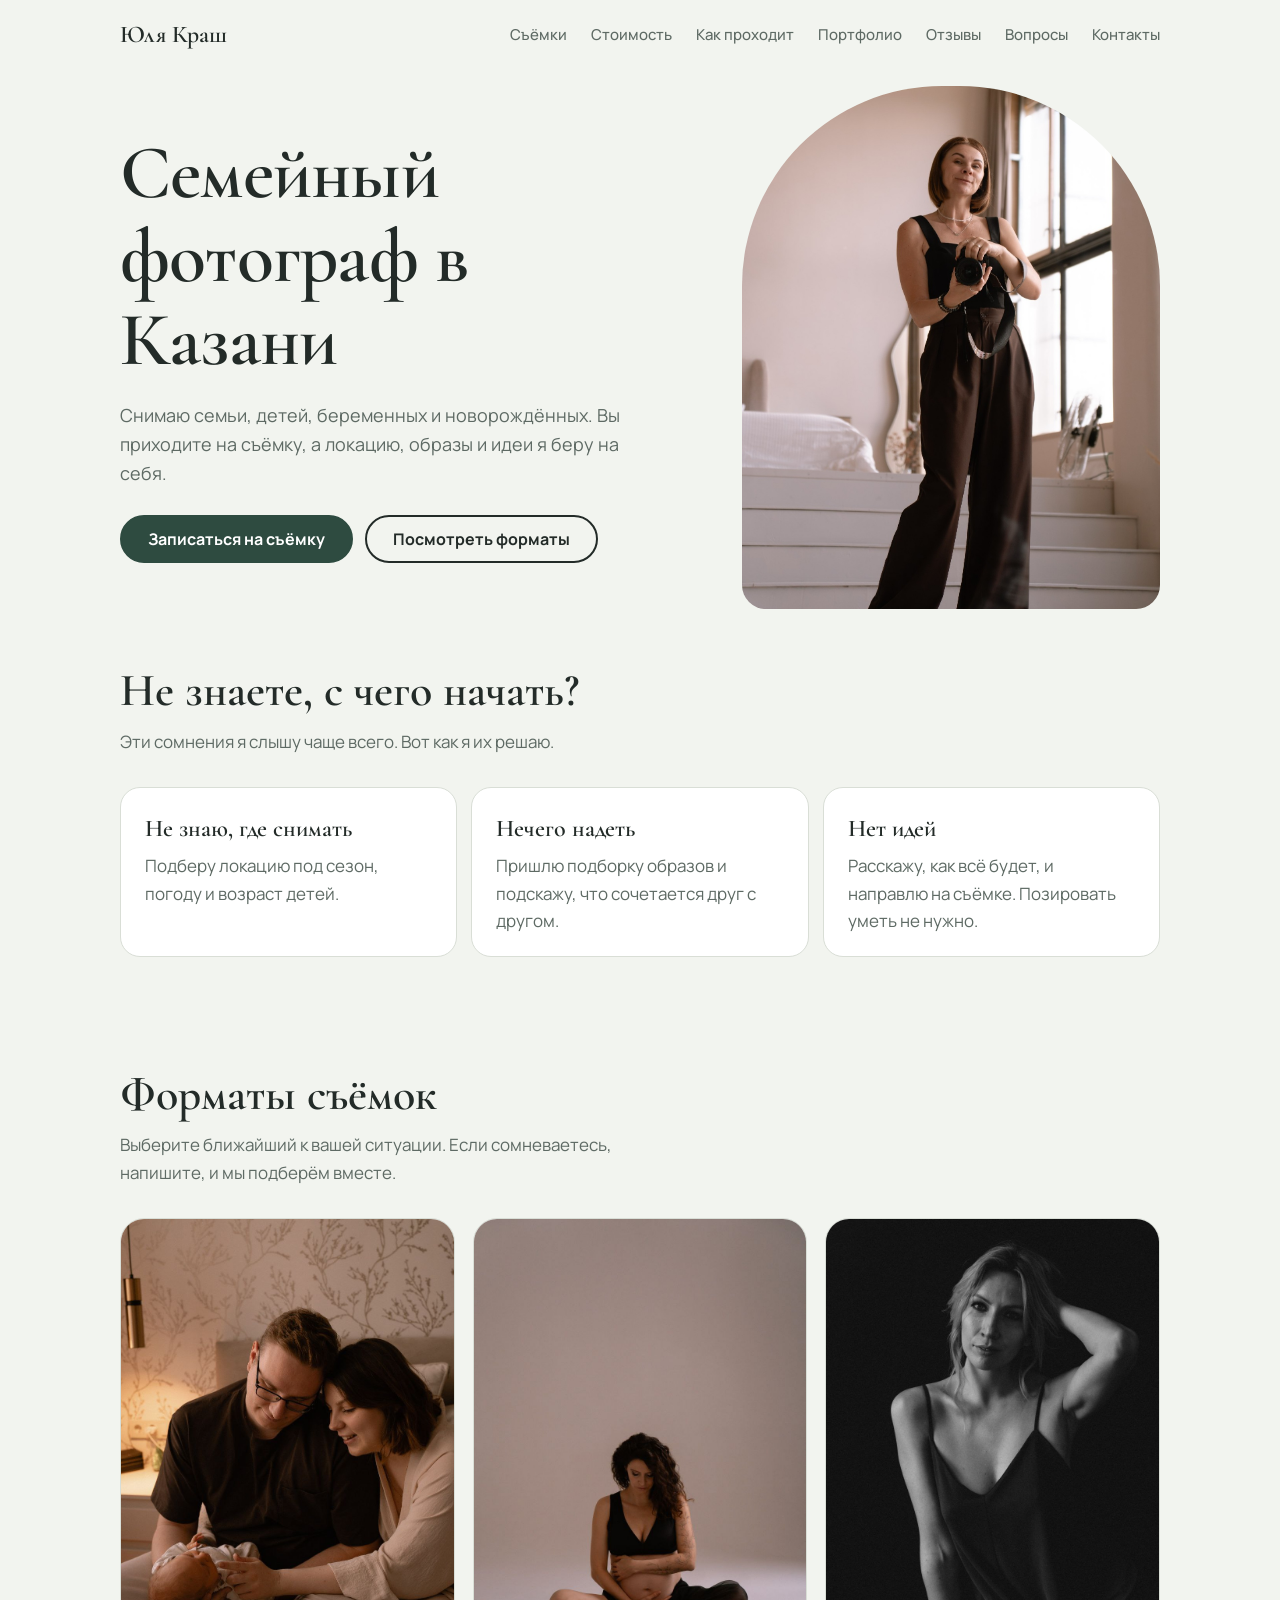
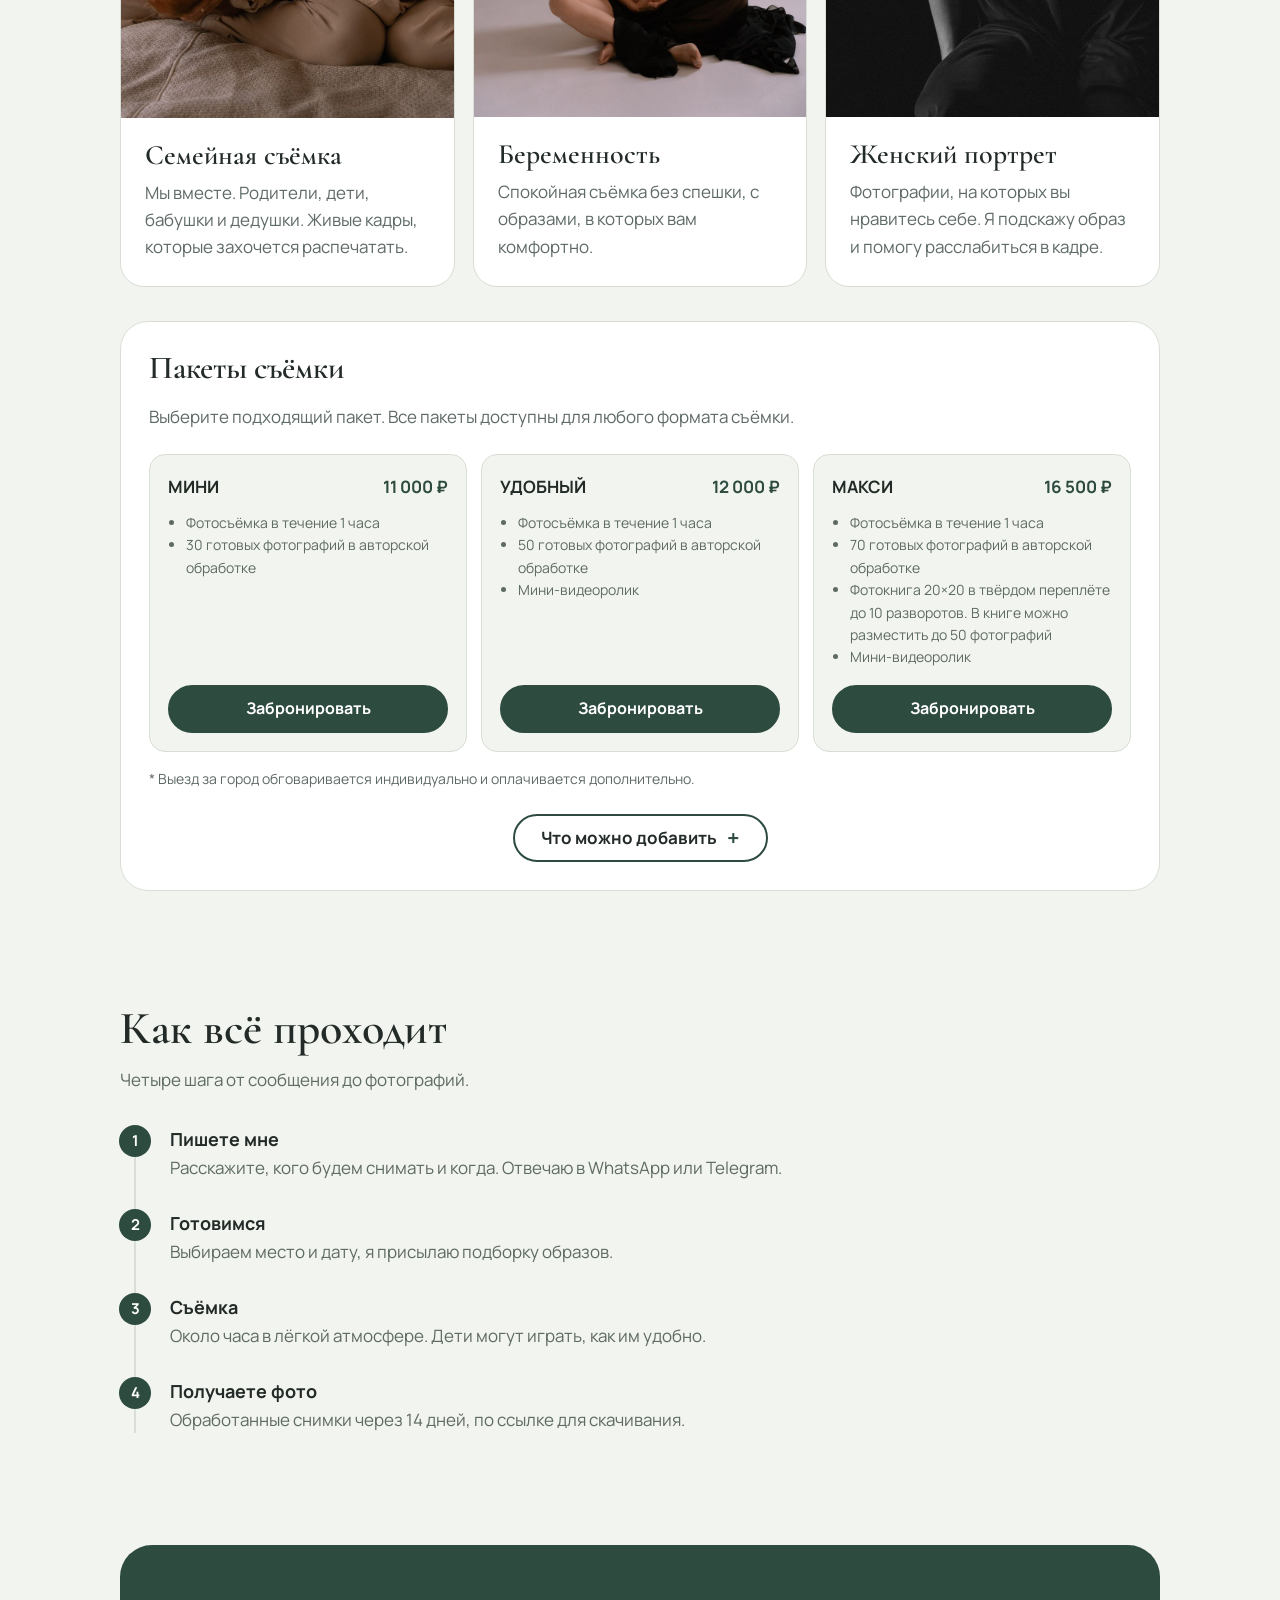
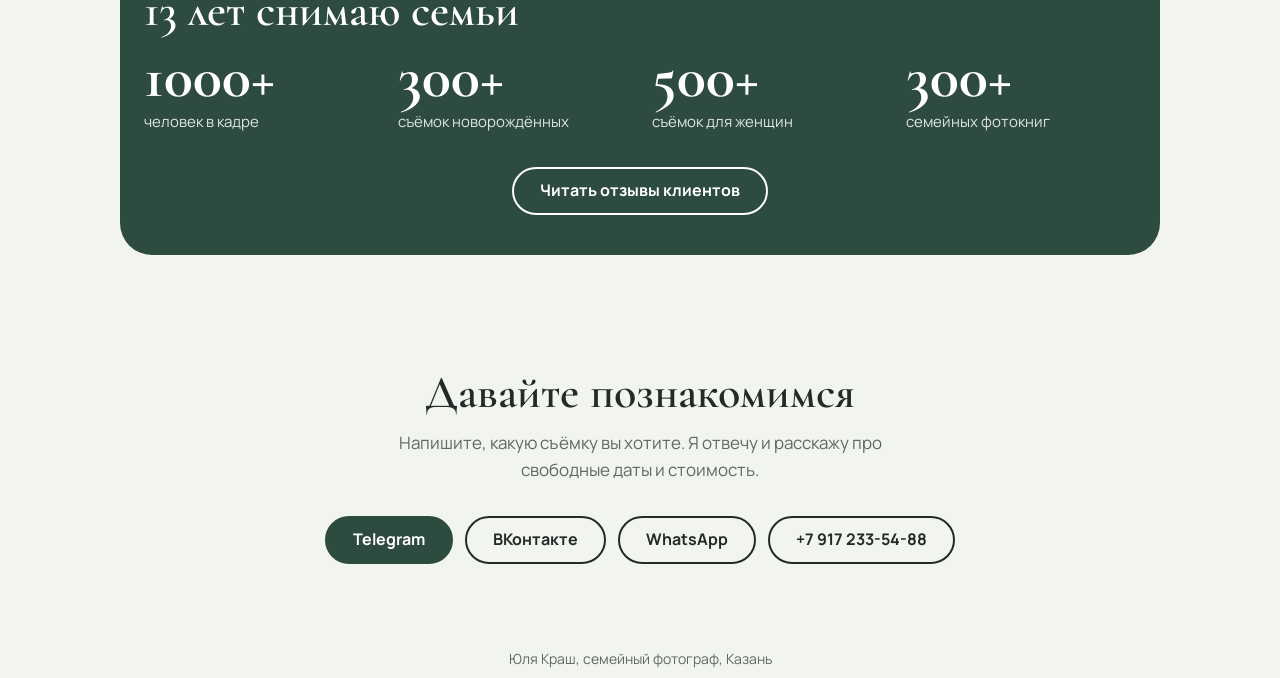
<file: index.html>
<!DOCTYPE html>
<html lang="ru">
<head>
<meta charset="utf-8">
<meta name="viewport" content="width=device-width, initial-scale=1, viewport-fit=cover">
<title>Юля Краш — семейный фотограф в Казани</title>
<meta name="description" content="Семейные съёмки, съёмки беременных и новорождённых в Казани. Помогу с локацией, образами и идеями.">
<link rel="preconnect" href="https://fonts.googleapis.com">
<link rel="preconnect" href="https://fonts.gstatic.com" crossorigin>
<link href="https://fonts.googleapis.com/css2?family=Cormorant+Garamond:wght@500;600&family=Manrope:wght@400;500;700&display=swap" rel="stylesheet">
<link rel="stylesheet" href="style.css">


</head>
<body>
<div class="wrap">
  <header>
    <a class="logo" href="#top">Юля Краш</a>
    <nav aria-label="Разделы">
      <a href="#sessions">Съёмки</a>
      <a href="#pricing">Стоимость</a>
      <a href="#process">Как проходит</a>
      <a href="portfolio.html">Портфолио</a>
      <a href="reviews.html">Отзывы</a>
      <a href="faq.html">Вопросы</a>
      <a href="#contact">Контакты</a>
    </nav>
  </header>

  <main id="top">
    <div class="hero">
      <div>
        <h1>Семейный фотограф в Казани</h1>
        <p>Снимаю семьи, детей, беременных и новорождённых. Вы приходите на съёмку, а локацию, образы и идеи я беру на себя.</p>
        <div class="cta-row">
          <a class="btn" href="#contact">Записаться на съёмку</a>
          <a class="btn ghost" href="#sessions">Посмотреть форматы</a>
        </div>
      </div>
      <div class="photo">
        <img src="img/mama_main.jpg" alt="Семья на фотосессии в Казани">
      </div>
    </div>

    <section aria-labelledby="w">
      <h2 id="w">Не знаете, с чего начать?</h2>
      <p class="lead">Эти сомнения я слышу чаще всего. Вот как я их решаю.</p>
      <div class="worries">
        <div class="worry"><b>Не знаю, где снимать</b><span>Подберу локацию под сезон, погоду и возраст детей.</span></div>
        <div class="worry"><b>Нечего надеть</b><span>Пришлю подборку образов и подскажу, что сочетается друг с другом.</span></div>
        <div class="worry"><b>Нет идей</b><span>Расскажу, как всё будет, и направлю на съёмке. Позировать уметь не нужно.</span></div>
      </div>
    </section>

    <section id="sessions" aria-labelledby="s">
      <h2 id="s">Форматы съёмок</h2>
      <p class="lead">Выберите ближайший к вашей ситуации. Если сомневаетесь, напишите, и мы подберём вместе.</p>
      <div class="svc">
        <article class="card">
          <div class="pic"><img src="img/family.jpg" alt="Семья на фотосессии в Казани"></div>
          <div class="body"><h3>Семейная съёмка</h3><p>Мы вместе. Родители, дети, бабушки и дедушки. Живые кадры, которые захочется распечатать.</p></div>
        </article>
        <article class="card">
          <div class="pic"><img src="img/pregnancy.jpg" alt="Съёмка беременности в Казани"></div>
          <div class="body"><h3>Беременность</h3><p>Спокойная съёмка без спешки, с образами, в которых вам комфортно.</p></div>
        </article>
        <article class="card">
          <div class="pic"><img src="img/portrait.jpg" alt="Женский портрет"></div>
          <div class="body"><h3>Женский портрет</h3><p>Фотографии, на которых вы нравитесь себе. Я подскажу образ и помогу расслабиться в кадре.</p></div>
        </article>
      </div>
      
  <div class="pricing" id="pricing">
  <h3>Пакеты съёмки</h3>
  <p class="pricing-intro">
    Выберите подходящий пакет. Все пакеты доступны для любого формата съёмки.
  </p>

  <div class="pricing-grid">

    <div class="price-option">
      <b>МИНИ <strong>11 000 ₽</strong></b>
      <ul>
        <li>Фотосъёмка в течение 1 часа</li>
        <li>30 готовых фотографий в авторской обработке</li>
      </ul>
      <a class="btn" href="https://t.me/yulja_krash" target="_blank" rel="noopener" aria-label="Забронировать пакет МИНИ">Забронировать</a>
    </div>

    <div class="price-option">
      <b>УДОБНЫЙ <strong>12 000 ₽</strong></b>
      <ul>
        <li>Фотосъёмка в течение 1 часа</li>
        <li>50 готовых фотографий в авторской обработке</li>
        <li>Мини-видеоролик</li>
      </ul>
      <a class="btn" href="https://t.me/yulja_krash" target="_blank" rel="noopener" aria-label="Забронировать пакет УДОБНЫЙ">Забронировать</a>
    </div>

    <div class="price-option">
      <b>МАКСИ <strong>16 500 ₽</strong></b>
      <ul>
        <li>Фотосъёмка в течение 1 часа</li>
        <li>70 готовых фотографий в авторской обработке</li>
        <li>Фотокнига 20×20 в твёрдом переплёте до 10 разворотов. В книге можно разместить до 50 фотографий</li>
        <li>Мини-видеоролик</li>
      </ul>
      <a class="btn" href="https://t.me/yulja_krash" target="_blank" rel="noopener" aria-label="Забронировать пакет МАКСИ">Забронировать</a>
    </div>

  </div>

  <p class="pricing-note">* Выезд за город обговаривается индивидуально и оплачивается дополнительно.</p>

  <details class="addons">
    <summary>Что можно добавить</summary>
    <ul>
      <li>Фотокнига 15×15, в твёрдом переплёте до 10 разворотов. В книге можно разместить до 40 фотографий — стоимость 4 700 ₽ (доп. разворот в книгу 440 ₽)</li>
      <li>Фотокнига 20×20, в твёрдом переплёте до 10 разворотов. В книге можно разместить до 50 фотографий — стоимость 5 300 ₽ (доп. разворот в книгу 500 ₽)</li>
      <li>Дополнительная ретушь фотографии — 1 кадр 500 ₽</li>
      <li>Услуги стилиста — от 3 000 ₽</li>
      <li>Каждый последующий час съёмки — 8 000 ₽</li>
      <li>Аренда фотостудии — от 2 000 ₽ в час</li>
    </ul>
  </details>
</div>
    </section>

    <section id="process" aria-labelledby="p">
      <h2 id="p">Как всё проходит</h2>
      <p class="lead">Четыре шага от сообщения до фотографий.</p>
      <ol class="steps">
        <li><b>Пишете мне</b><span>Расскажите, кого будем снимать и когда. Отвечаю в WhatsApp или Telegram.</span></li>
        <li><b>Готовимся</b><span>Выбираем место и дату, я присылаю подборку образов.</span></li>
        <li><b>Съёмка</b><span>Около часа в лёгкой атмосфере. Дети могут играть, как им удобно.</span></li>
        <li><b>Получаете фото</b><span>Обработанные снимки через 14 дней, по ссылке для скачивания.</span></li>
      </ol>
    </section>

    <section id="reviews" aria-labelledby="r">
      <div class="proof">
        <h2 id="r">13 лет снимаю семьи</h2>
        <div class="stats">
          <div><b>1000+</b><span>человек в кадре</span></div>
          <div><b>300+</b><span>съёмок новорождённых</span></div>
          <div><b>500+</b><span>съёмок для женщин</span></div>
          <div><b>300+</b><span>семейных фотокниг</span></div>
        </div>
        <a class="btn ghost" href="reviews.html" style="display:flex;width:fit-content;margin:32px auto 0;color:var(--accent-ink);border-color:var(--accent-ink);">Читать отзывы клиентов</a>
      </div>
      
    </section>
    
    <section id="contact" class="contact" aria-labelledby="c">
      <h2 id="c">Давайте познакомимся</h2>
      <p class="lead">Напишите, какую съёмку вы хотите. Я отвечу и расскажу про свободные даты и стоимость.</p>
      <div class="cta-row">
        <a class="btn" href="https://t.me/yulja_krash" target="_blank" rel="noopener">Telegram</a>
        <a class="btn ghost" href="https://vk.ru/yulja.krash" target="_blank" rel="noopener">ВКонтакте</a>
        <a class="btn ghost" href="https://wa.me/79172335488" target="_blank" rel="noopener">WhatsApp</a>
        <a class="btn ghost" href="tel:+79172335488">+7 917 233-54-88</a>
      </div>
    </section>
  </main>

  <footer>Юля Краш, семейный фотограф, Казань</footer>
</div>

<div class="bar">
  <a href="https://t.me/yulja_krash" target="_blank" rel="noopener">Telegram</a>
  <a href="https://vk.ru/yulja.krash" target="_blank" rel="noopener">ВКонтакте</a>
  <a href="https://wa.me/79172335488" target="_blank" rel="noopener">WhatsApp</a>
</div>
</body>
</html>
</file>
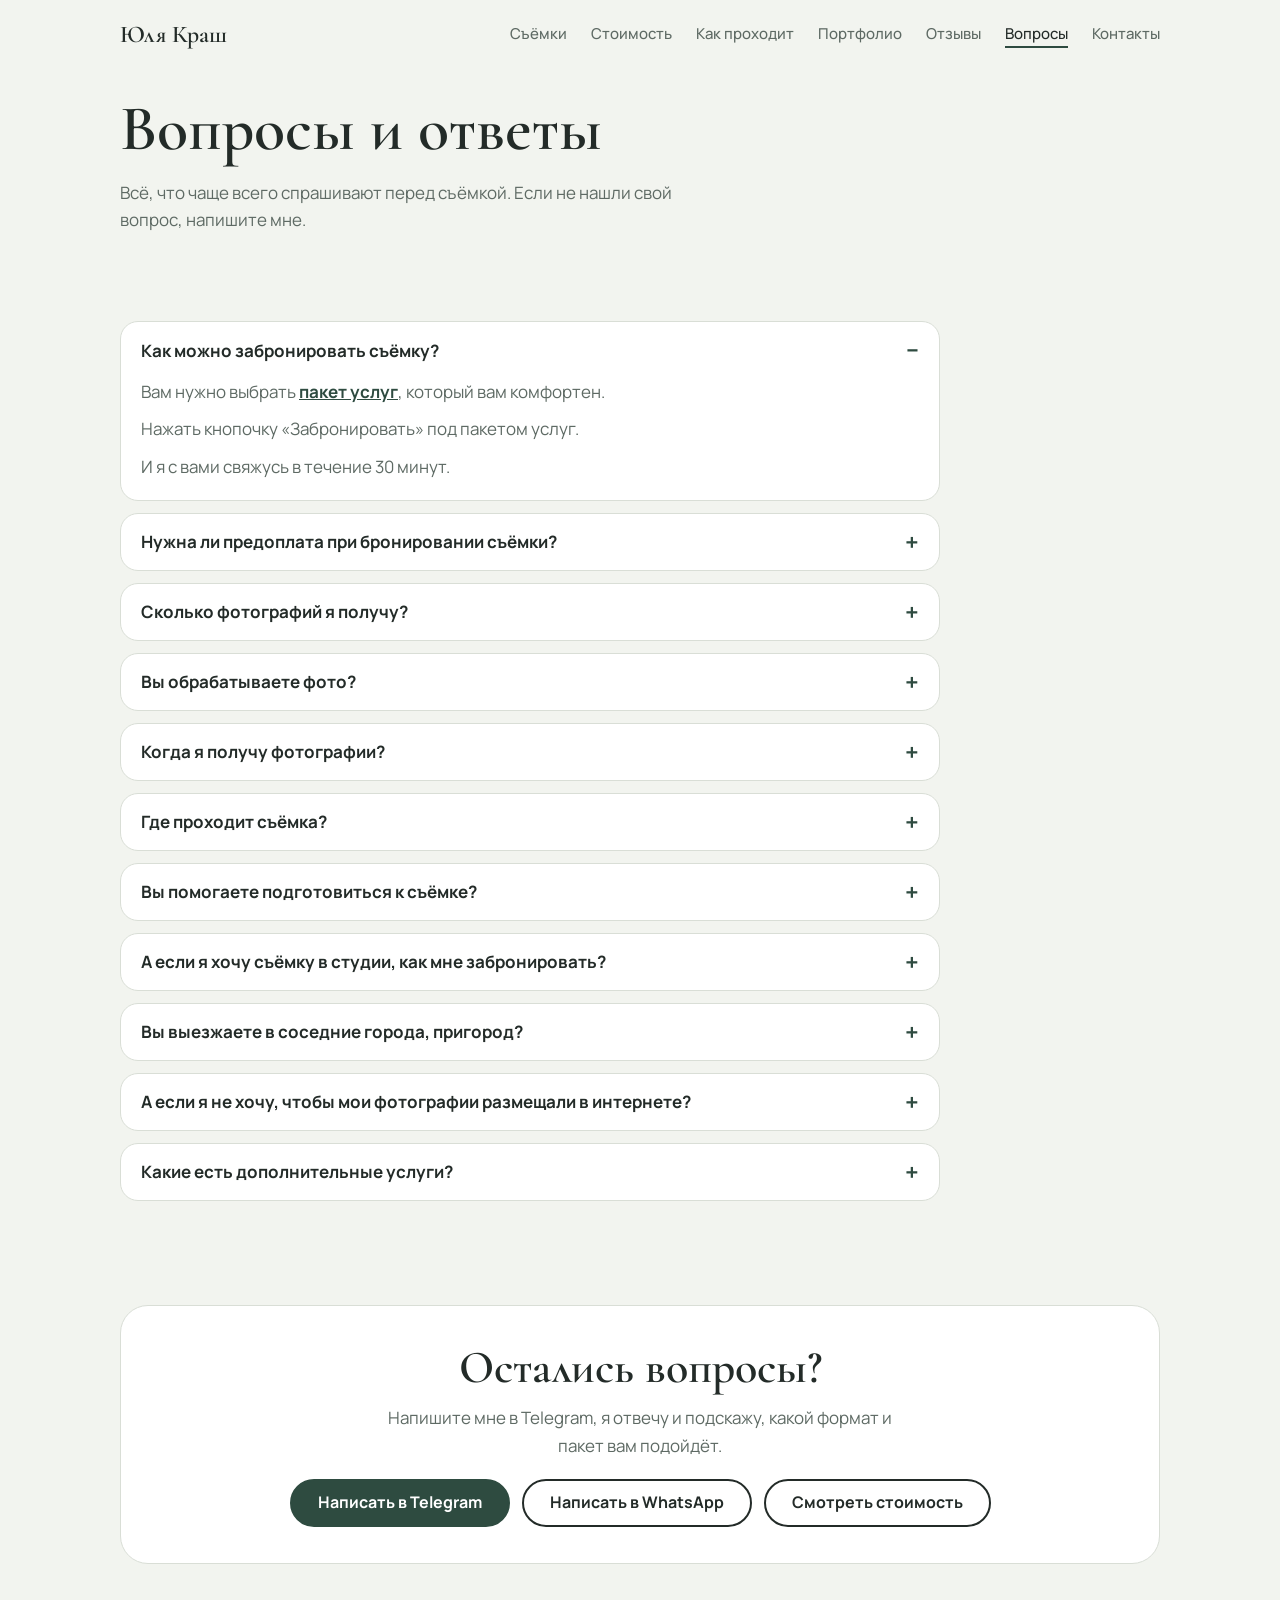
<file: faq.html>
<!DOCTYPE html>
<html lang="ru">
<head>
<meta charset="utf-8">
<meta name="viewport" content="width=device-width, initial-scale=1, viewport-fit=cover">
<title>Вопросы и ответы — Юля Краш, семейный фотограф в Казани</title>
<meta name="description" content="Как забронировать съёмку, нужна ли предоплата, когда будут готовы фотографии и что входит в пакеты. Ответы семейного фотографа Юли Краш из Казани.">
<link rel="preconnect" href="https://fonts.googleapis.com">
<link rel="preconnect" href="https://fonts.gstatic.com" crossorigin>
<link href="https://fonts.googleapis.com/css2?family=Cormorant+Garamond:wght@500;600&family=Manrope:wght@400;500;700&display=swap" rel="stylesheet">
<link rel="stylesheet" href="style.css">
<script type="application/ld+json">
{
  "@context": "https://schema.org",
  "@type": "FAQPage",
  "mainEntity": [
    {
      "@type": "Question",
      "name": "Как можно забронировать съёмку?",
      "acceptedAnswer": {
        "@type": "Answer",
        "text": "Вам нужно выбрать пакет услуг, который вам комфортен. Нажать кнопочку «Забронировать» под пакетом услуг. И я с вами свяжусь в течение 30 минут."
      }
    },
    {
      "@type": "Question",
      "name": "Нужна ли предоплата при бронировании съёмки?",
      "acceptedAnswer": {
        "@type": "Answer",
        "text": "Да. Предоплата в размере 2 000 ₽. Предоплата является невозвратной при отмене бронирования менее чем за 5 дней. При переносе даты сумма остаётся. Оставшаяся сумма выплачивается в день съёмки."
      }
    },
    {
      "@type": "Question",
      "name": "Сколько фотографий я получу?",
      "acceptedAnswer": {
        "@type": "Answer",
        "text": "В каждом пакете услуг указано количество фотографий, которые вы получите."
      }
    },
    {
      "@type": "Question",
      "name": "Вы обрабатываете фото?",
      "acceptedAnswer": {
        "@type": "Answer",
        "text": "На всех фотографиях, которые входят в выбранный вами пакет услуг, я делаю цветокоррекцию и лёгкую ретушь. Отбор фотографий я произвожу сама. Все клиенты доверяют мне, а я избавляю вас от мук выбора."
      }
    },
    {
      "@type": "Question",
      "name": "Когда я получу фотографии?",
      "acceptedAnswer": {
        "@type": "Answer",
        "text": "Первые 5 кадров вы получаете в течение 24 часов после съёмки. Готовые фотографии — через 14 дней. Я высылаю их по ссылке через красивую галерею на моём сайте (срок хранения на сайте 1 месяц). Фотографии подготовлены к печати, а также передаю веб-версии для размещения на интернет-ресурсах."
      }
    },
    {
      "@type": "Question",
      "name": "Где проходит съёмка?",
      "acceptedAnswer": {
        "@type": "Answer",
        "text": "Съёмка может проходить у вас дома, на природе в парке или за городом, в кафе, в городских локациях. Также можно арендовать студию, аренда студии оплачивается дополнительно. Я с удовольствием помогу вам выбрать замечательное место для проведения вашей истории."
      }
    },
    {
      "@type": "Question",
      "name": "Вы помогаете подготовиться к съёмке?",
      "acceptedAnswer": {
        "@type": "Answer",
        "text": "Да. Я помогаю с идеей, подбором образов, выбором места съёмки. Во время съёмки я помогаю с позированием. Также вы можете воспользоваться услугами стилиста, с которым мы работаем в одной команде."
      }
    },
    {
      "@type": "Question",
      "name": "А если я хочу съёмку в студии, как мне забронировать?",
      "acceptedAnswer": {
        "@type": "Answer",
        "text": "Я сама забронирую студию за вас. Нам нужно будет только определиться с локациями, которые вам по душе, и оплатить сумму аренды."
      }
    },
    {
      "@type": "Question",
      "name": "Вы выезжаете в соседние города, пригород?",
      "acceptedAnswer": {
        "@type": "Answer",
        "text": "Да. Этот вопрос обговаривается индивидуально и оплачивается дополнительно."
      }
    },
    {
      "@type": "Question",
      "name": "А если я не хочу, чтобы мои фотографии размещали в интернете?",
      "acceptedAnswer": {
        "@type": "Answer",
        "text": "Пожалуйста, предупредите меня об этом заранее. Я учту ваши пожелания."
      }
    },
    {
      "@type": "Question",
      "name": "Какие есть дополнительные услуги?",
      "acceptedAnswer": {
        "@type": "Answer",
        "text": "Список с ценами смотрите в разделе «Что можно добавить» на странице со стоимостью."
      }
    }
  ]
}
</script>
</head>
<body>
<div class="wrap">
  <header>
    <a class="logo" href="index.html">Юля Краш</a>
    <nav aria-label="Разделы">
      <a href="index.html#sessions">Съёмки</a>
      <a href="index.html#pricing">Стоимость</a>
      <a href="index.html#process">Как проходит</a>
      <a href="portfolio.html">Портфолио</a>
      <a href="reviews.html">Отзывы</a>
      <a href="faq.html" aria-current="page">Вопросы</a>
      <a href="index.html#contact">Контакты</a>
    </nav>
  </header>

  <main>
    <div class="page-head">
      <h1>Вопросы и ответы</h1>
      <p>Всё, что чаще всего спрашивают перед съёмкой. Если не нашли свой вопрос, напишите мне.</p>
    </div>

    <section class="faq" aria-label="Часто задаваемые вопросы">
      <details open>
        <summary>Как можно забронировать съёмку?</summary>
        <div class="answer">
          <p>Вам нужно выбрать <a href="index.html#pricing">пакет услуг</a>, который вам комфортен.</p>
          <p>Нажать кнопочку «Забронировать» под пакетом услуг.</p>
          <p>И я с вами свяжусь в течение 30 минут.</p>
        </div>
      </details>
      <details>
        <summary>Нужна ли предоплата при бронировании съёмки?</summary>
        <div class="answer">
          <p>Да. Предоплата в размере 2 000 ₽. Предоплата является невозвратной при отмене бронирования менее чем за 5 дней. При переносе даты сумма остаётся. Оставшаяся сумма выплачивается в день съёмки.</p>
        </div>
      </details>
      <details>
        <summary>Сколько фотографий я получу?</summary>
        <div class="answer">
          <p>В каждом <a href="index.html#pricing">пакете услуг</a> указано количество фотографий, которые вы получите.</p>
        </div>
      </details>
      <details>
        <summary>Вы обрабатываете фото?</summary>
        <div class="answer">
          <p>На всех фотографиях, которые входят в выбранный вами пакет услуг, я делаю цветокоррекцию и лёгкую ретушь. Отбор фотографий я произвожу сама. Все клиенты доверяют мне, а я избавляю вас от мук выбора.</p>
        </div>
      </details>
      <details>
        <summary>Когда я получу фотографии?</summary>
        <div class="answer">
          <p>Первые 5 кадров вы получаете в течение 24 часов после съёмки. Готовые фотографии — через 14 дней.</p>
          <p>Я высылаю их по ссылке через красивую галерею на моём сайте (срок хранения на сайте 1 месяц). Фотографии подготовлены к печати, а также передаю веб-версии для размещения на интернет-ресурсах.</p>
        </div>
      </details>
      <details>
        <summary>Где проходит съёмка?</summary>
        <div class="answer">
          <p>Съёмка может проходить у вас дома, на природе в парке или за городом, в кафе, в городских локациях. Также можно арендовать студию, аренда студии оплачивается дополнительно.</p>
          <p>Я с удовольствием помогу вам выбрать замечательное место для проведения вашей истории.</p>
        </div>
      </details>
      <details>
        <summary>Вы помогаете подготовиться к съёмке?</summary>
        <div class="answer">
          <p>Да. Я помогаю с идеей, подбором образов, выбором места съёмки. Во время съёмки я помогаю с позированием.</p>
          <p>Также вы можете воспользоваться услугами стилиста, с которым мы работаем в одной команде.</p>
        </div>
      </details>
      <details>
        <summary>А если я хочу съёмку в студии, как мне забронировать?</summary>
        <div class="answer">
          <p>Я сама забронирую студию за вас. Нам нужно будет только определиться с локациями, которые вам по душе, и оплатить сумму аренды.</p>
        </div>
      </details>
      <details>
        <summary>Вы выезжаете в соседние города, пригород?</summary>
        <div class="answer">
          <p>Да. Этот вопрос обговаривается индивидуально и оплачивается дополнительно.</p>
        </div>
      </details>
      <details>
        <summary>А если я не хочу, чтобы мои фотографии размещали в интернете?</summary>
        <div class="answer">
          <p>Пожалуйста, предупредите меня об этом заранее. Я учту ваши пожелания.</p>
        </div>
      </details>
      <details>
        <summary>Какие есть дополнительные услуги?</summary>
        <div class="answer">
          <p>Список с ценами смотрите в разделе «Что можно добавить» на <a href="index.html#pricing">странице со стоимостью</a>.</p>
        </div>
      </details>
    </section>

    <section class="cta-band" aria-labelledby="cta">
      <h2 id="cta">Остались вопросы?</h2>
      <p>Напишите мне в Telegram, я отвечу и подскажу, какой формат и пакет вам подойдёт.</p>
      <div class="cta-row">
        <a class="btn" href="https://t.me/yulja_krash" target="_blank" rel="noopener">Написать в Telegram</a>
        <a class="btn ghost" href="https://wa.me/79172335488" target="_blank" rel="noopener">Написать в WhatsApp</a>
        <a class="btn ghost" href="index.html#pricing">Смотреть стоимость</a>
      </div>
    </section>
  </main>

  <footer>Юля Краш, семейный фотограф, Казань</footer>
</div>

<div class="bar">
  <a href="https://t.me/yulja_krash" target="_blank" rel="noopener">Telegram</a>
  <a href="https://vk.ru/yulja.krash" target="_blank" rel="noopener">ВКонтакте</a>
  <a href="https://wa.me/79172335488" target="_blank" rel="noopener">WhatsApp</a>
</div>
</body>
</html>
</file>
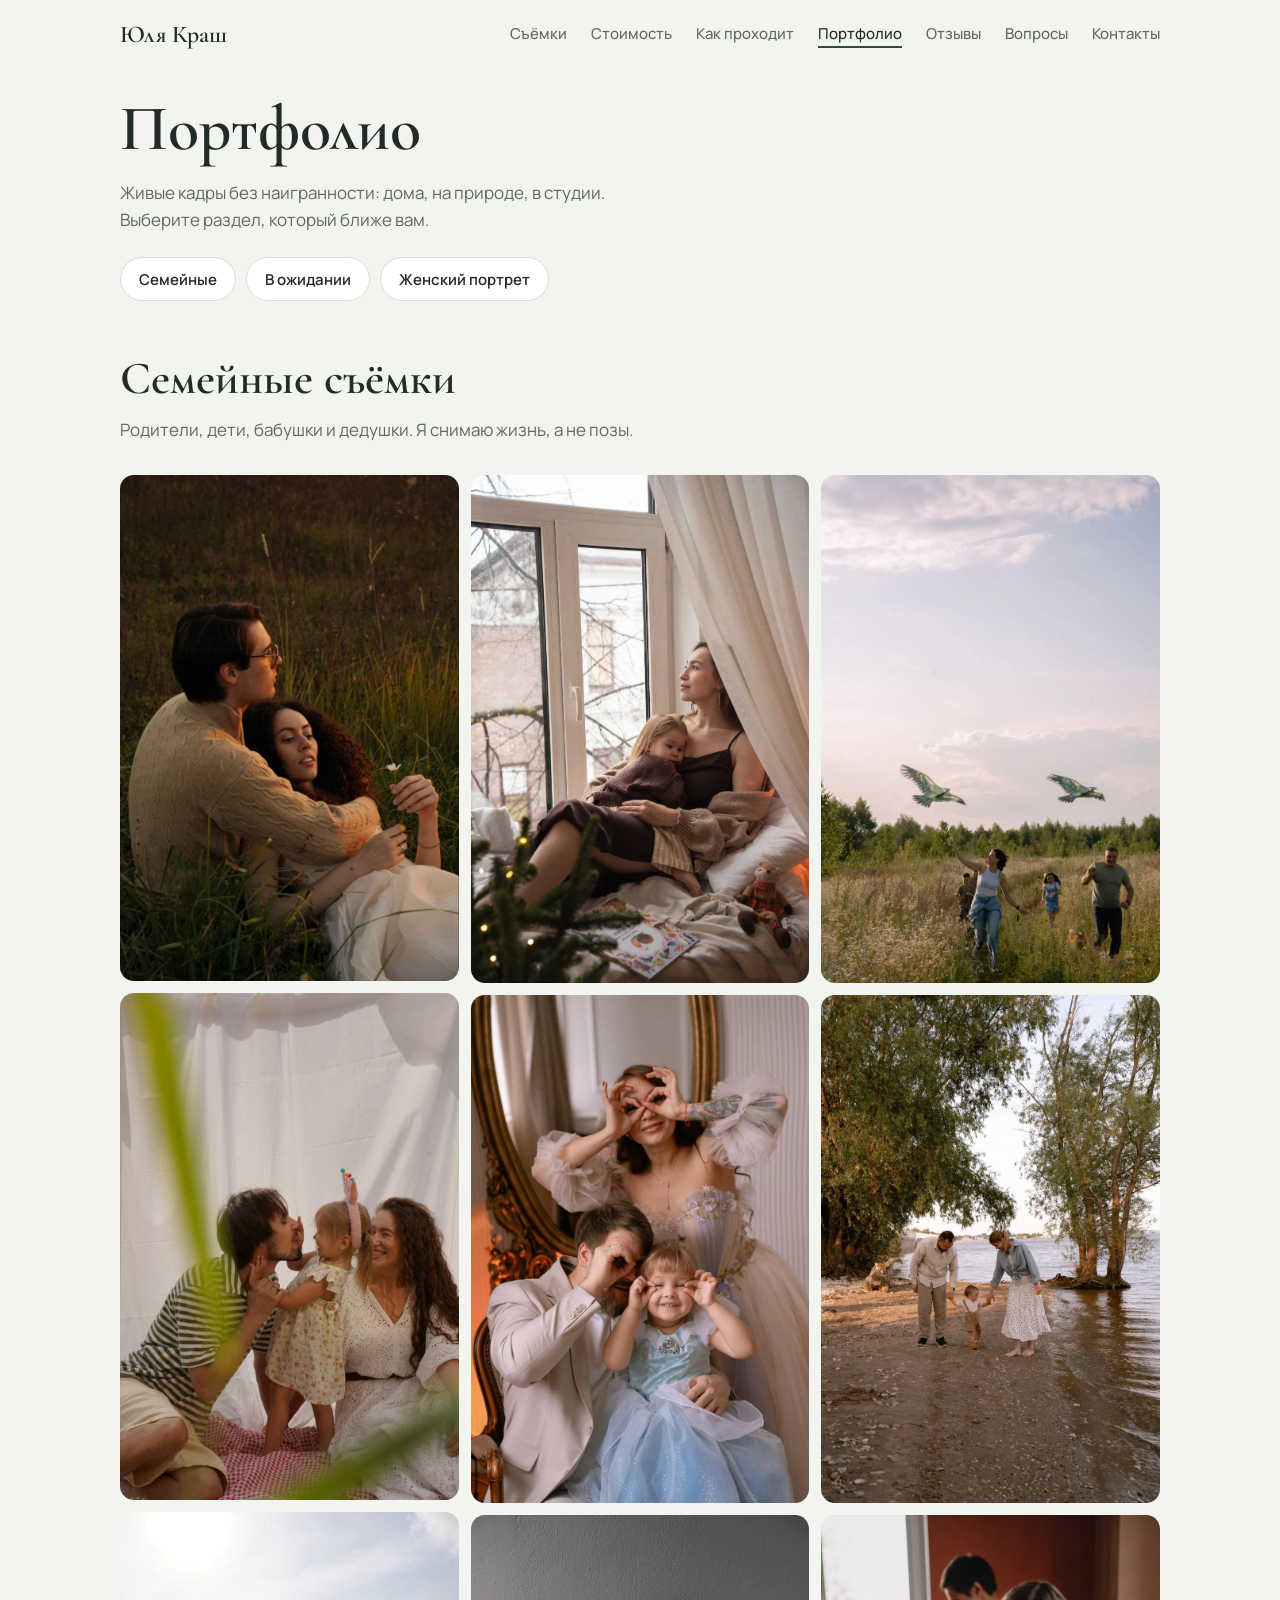
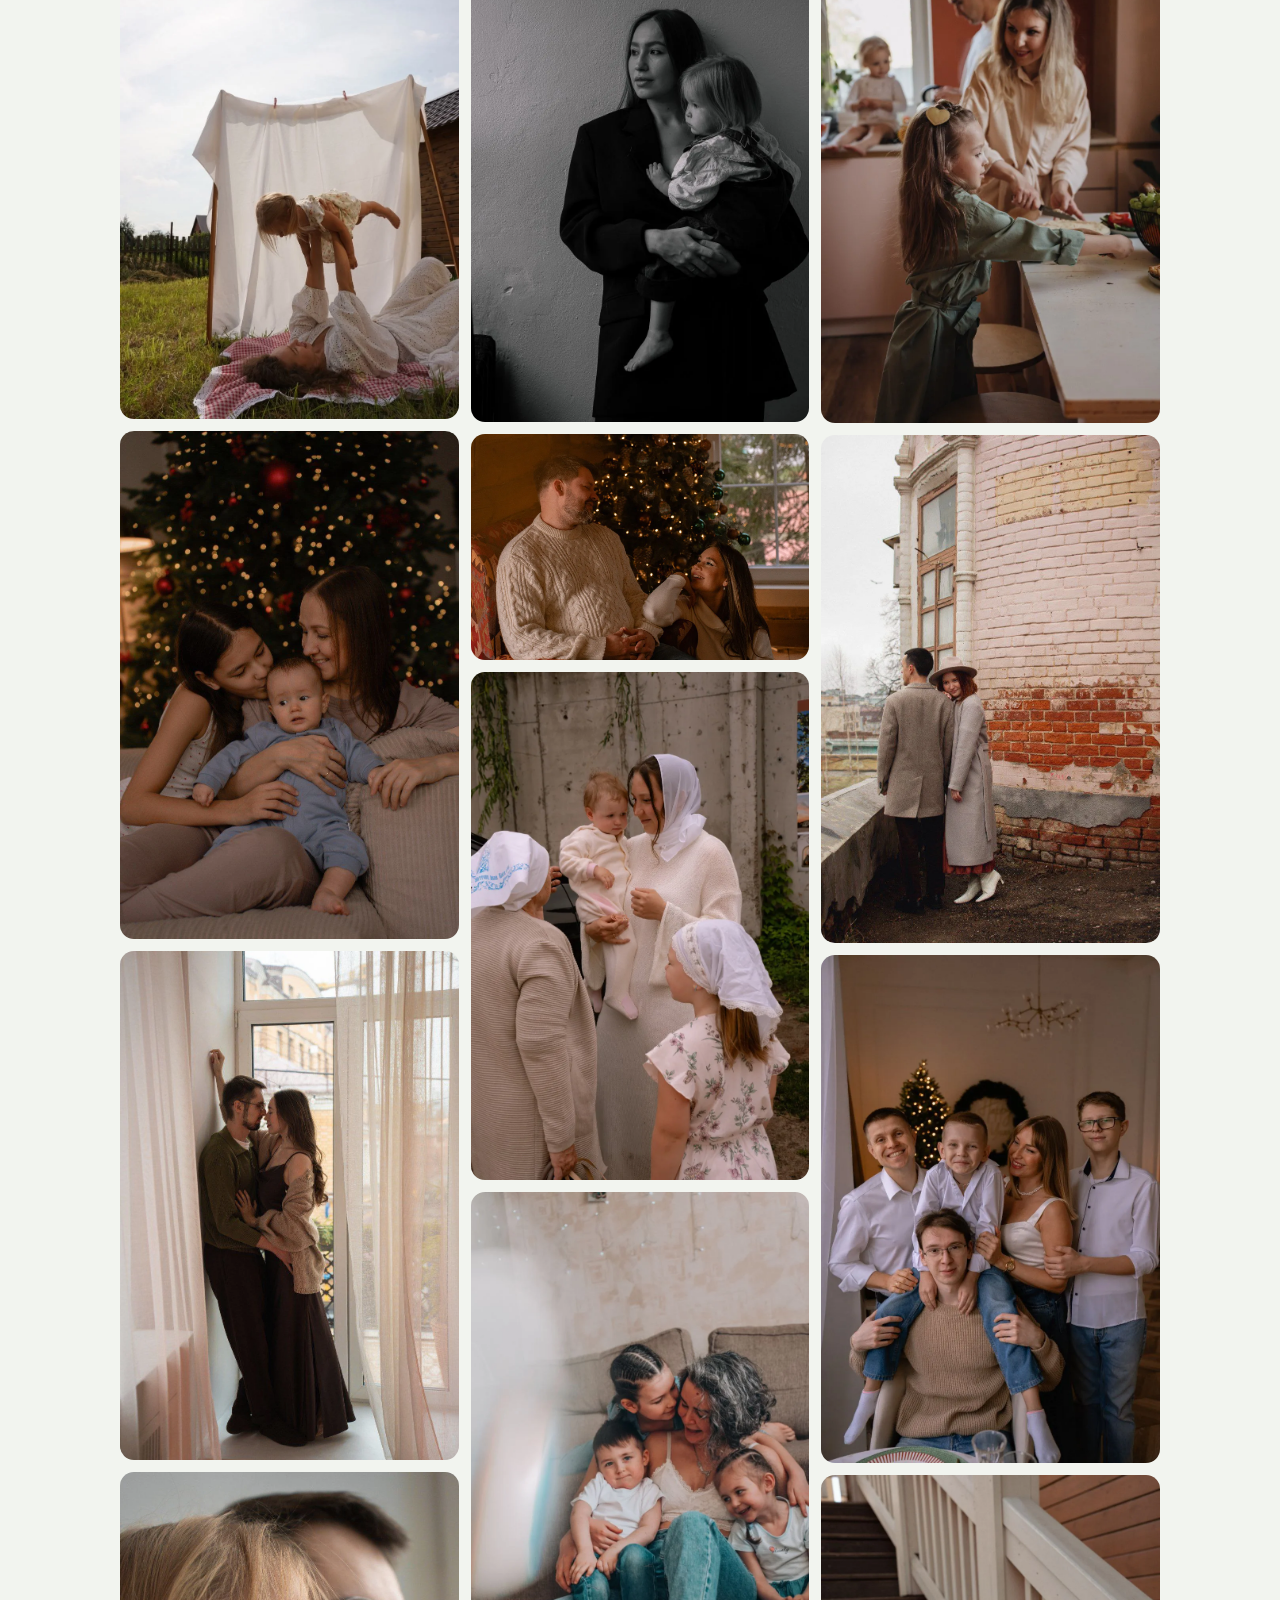
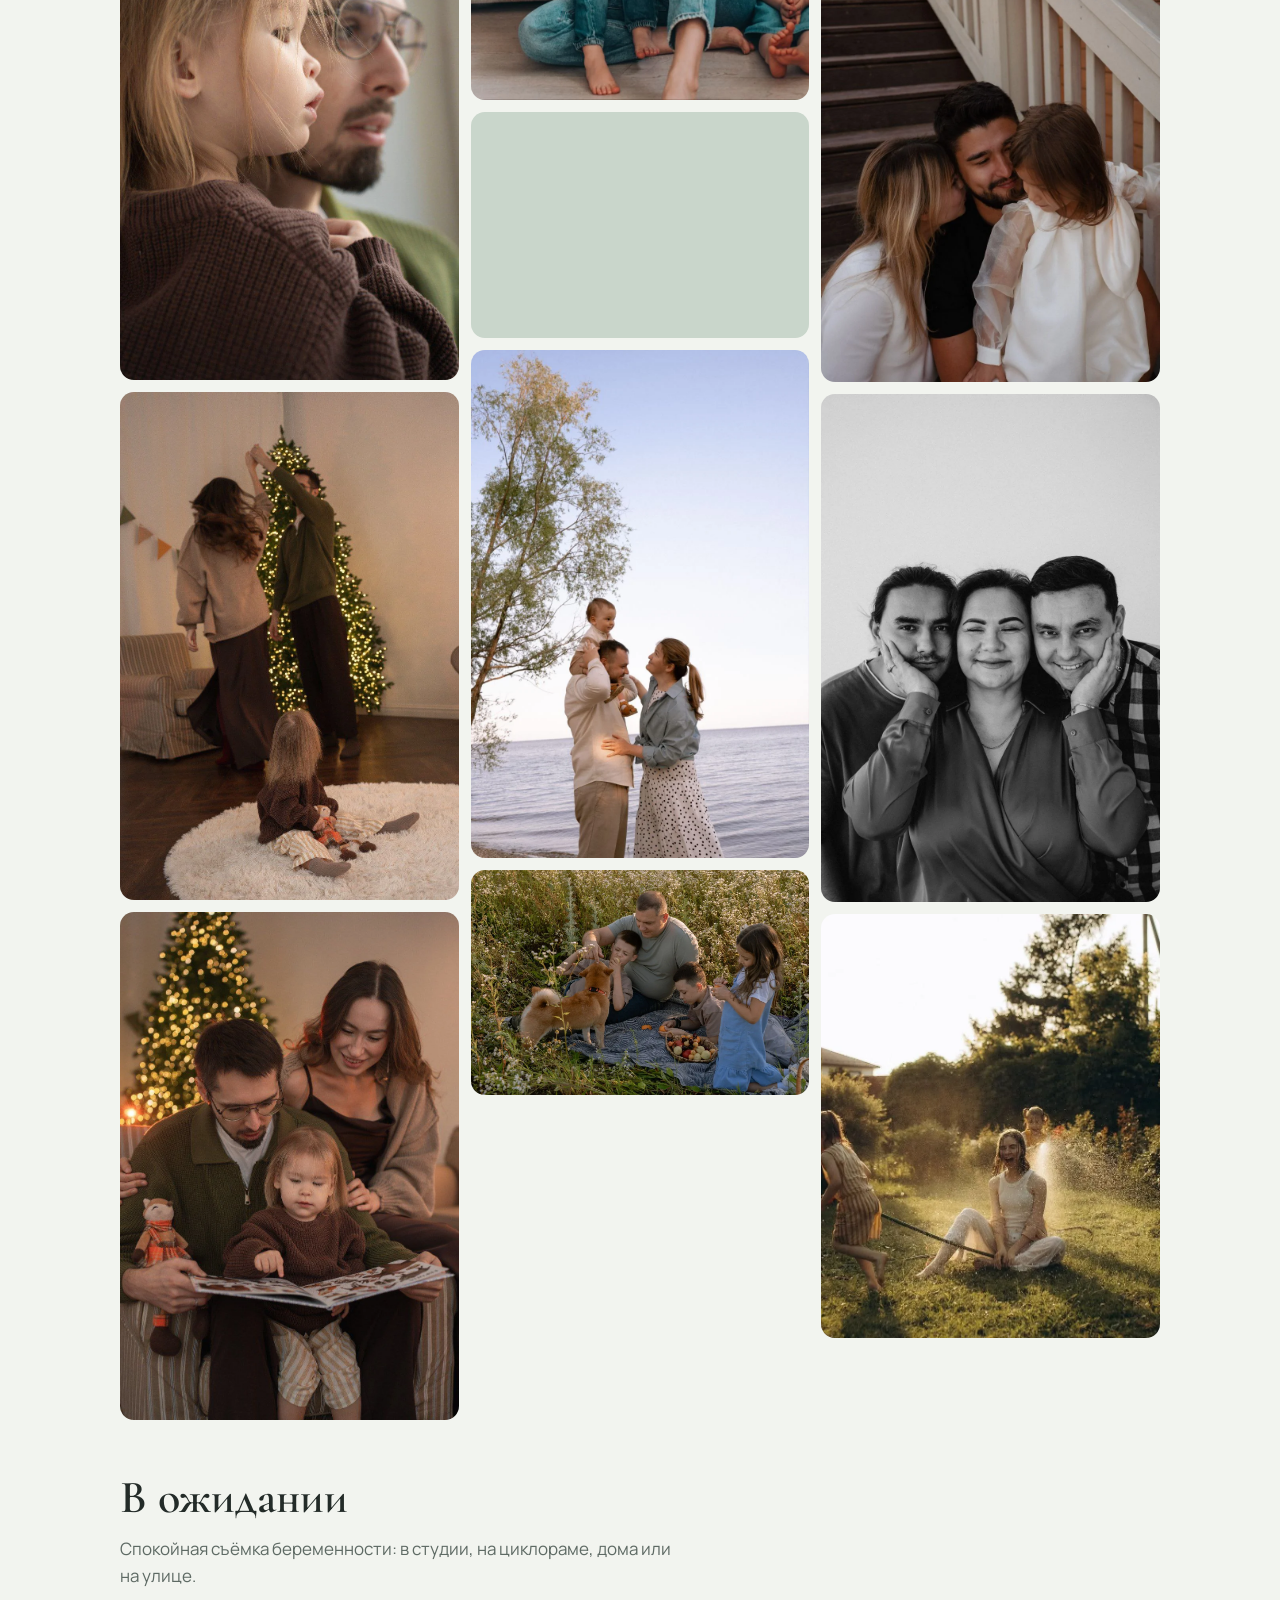
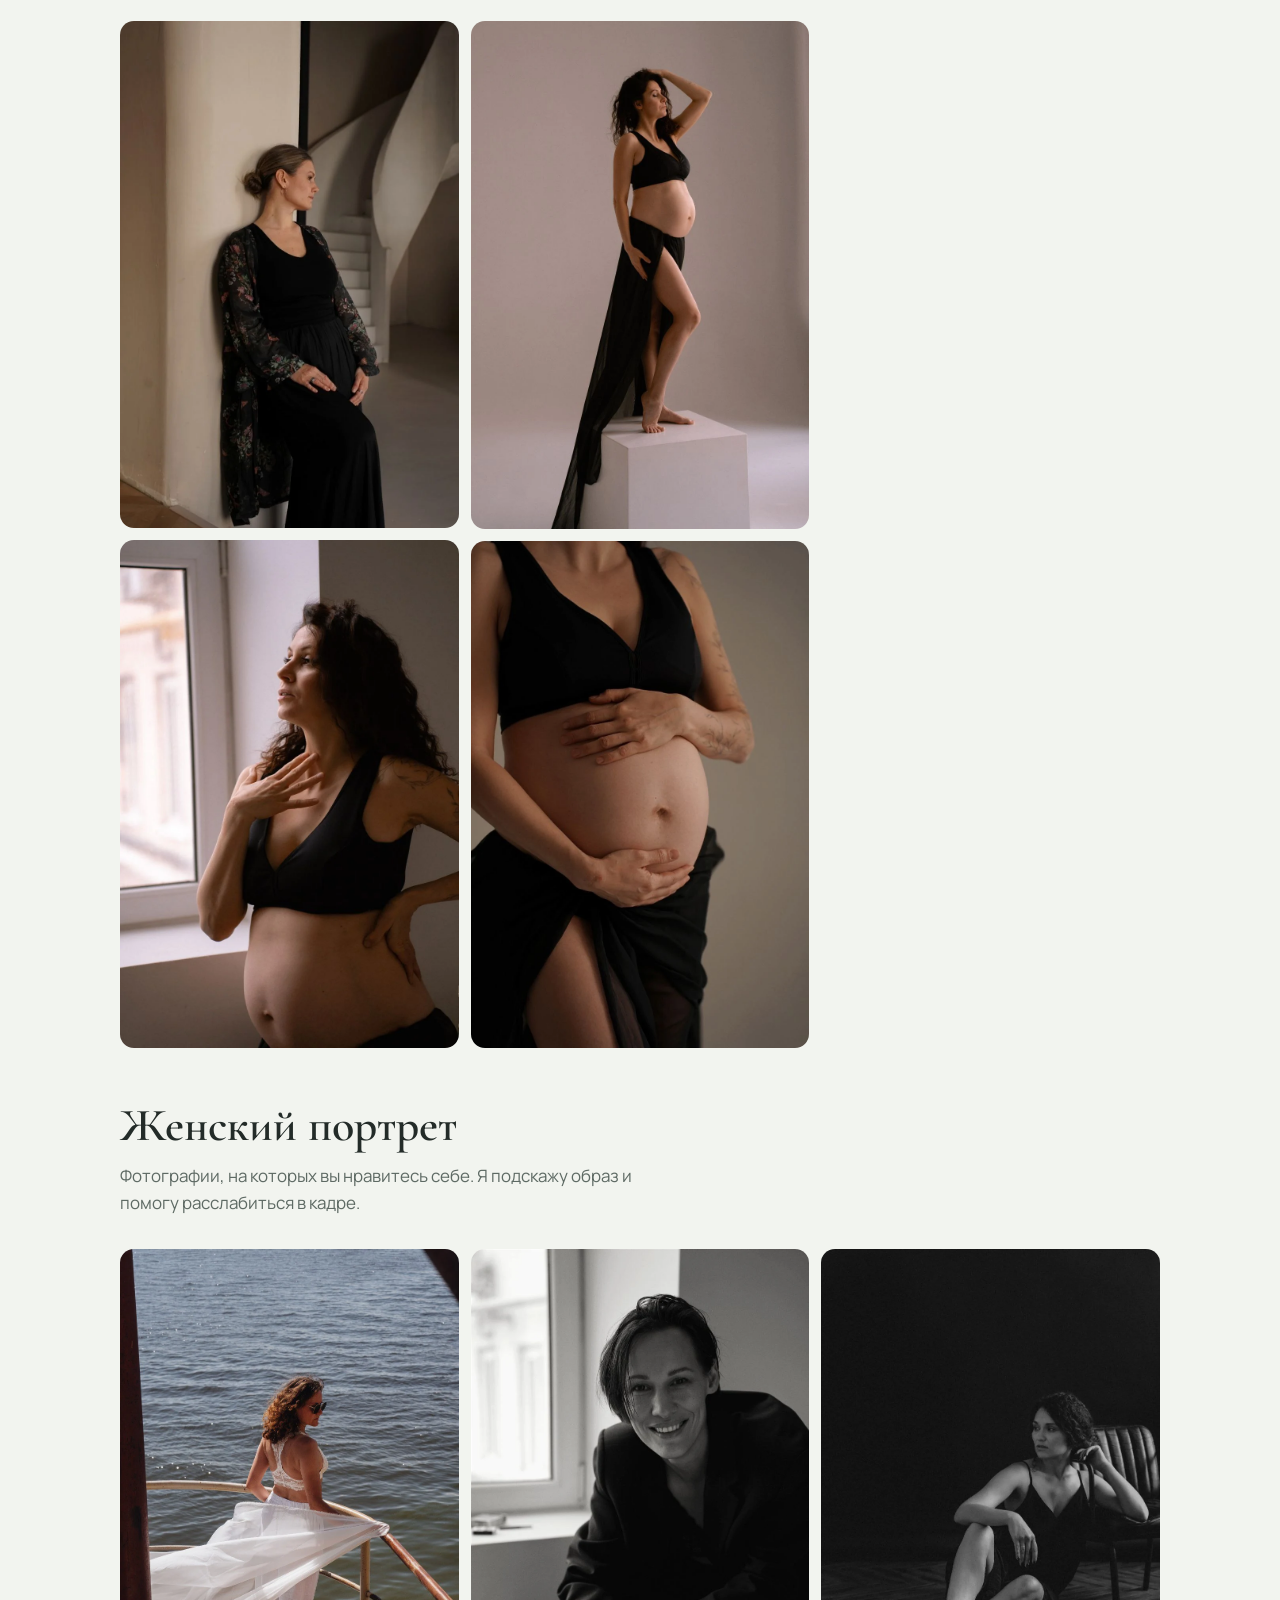
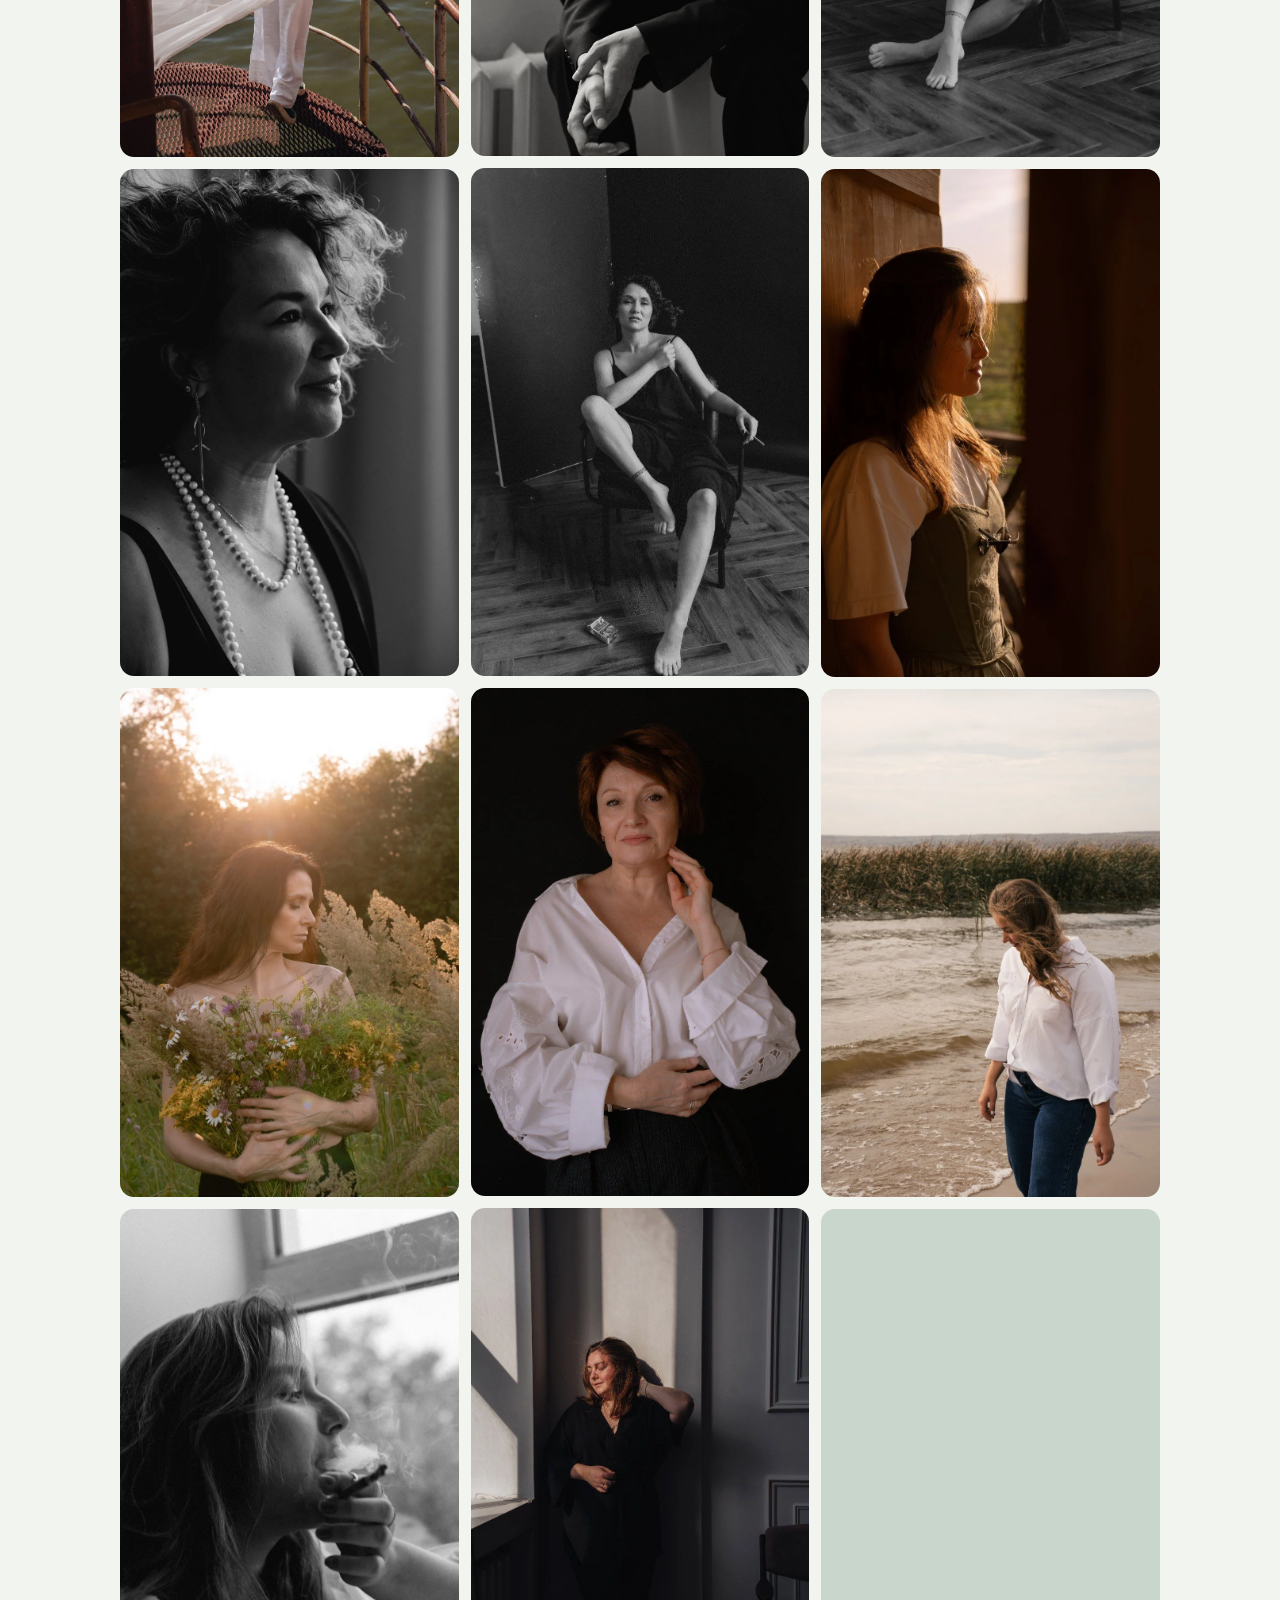
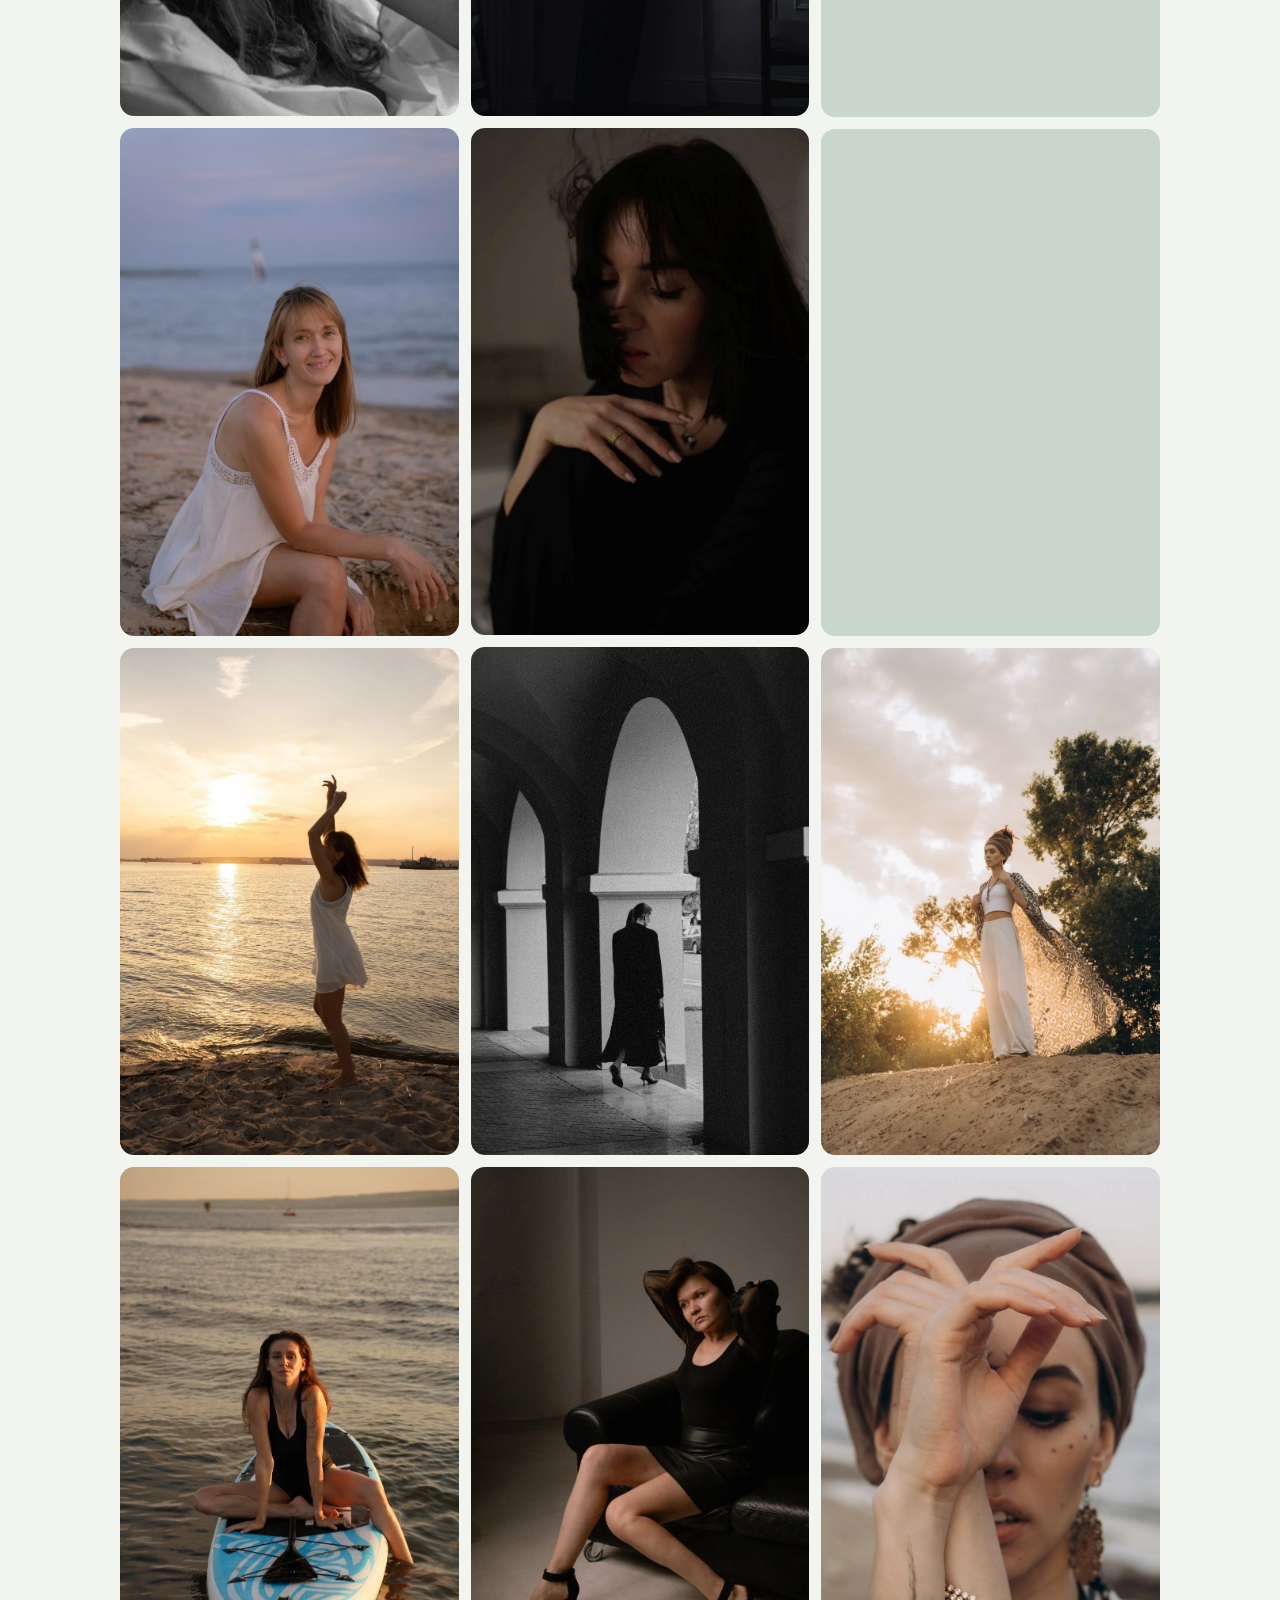
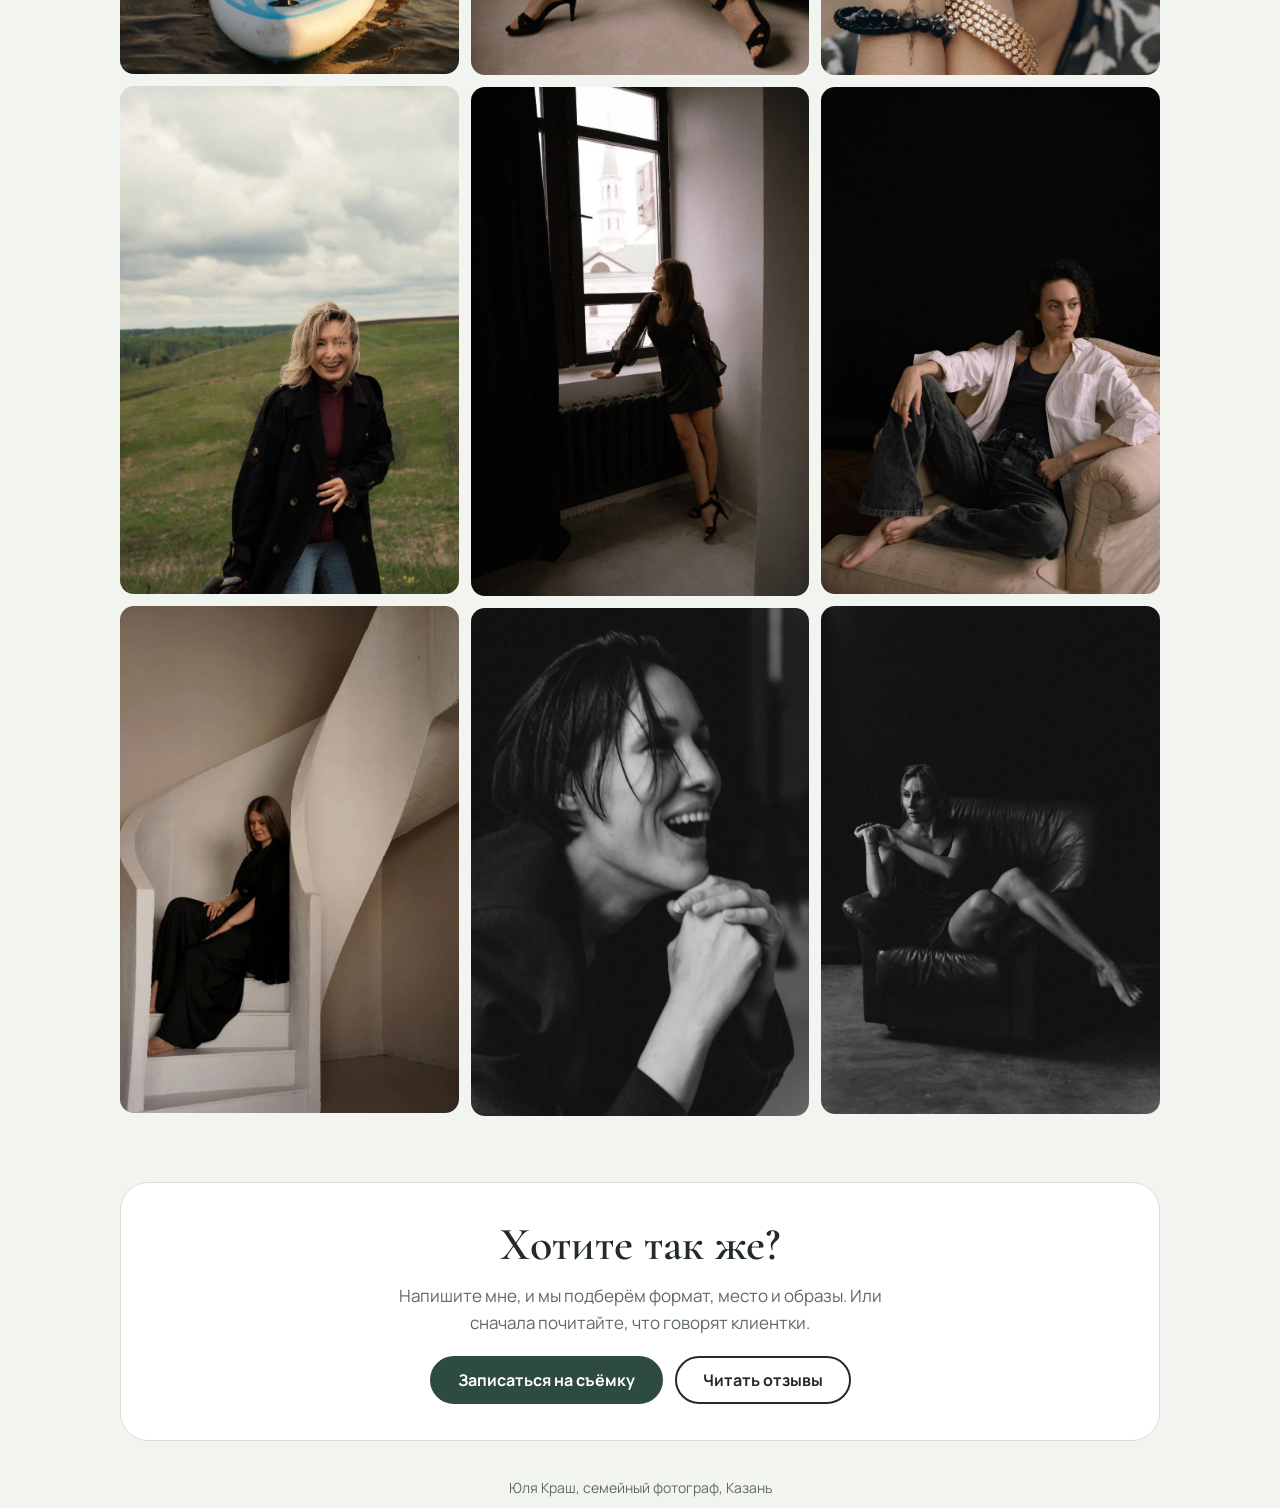
<file: portfolio.html>
<!DOCTYPE html>
<html lang="ru">
<head>
<meta charset="utf-8">
<meta name="viewport" content="width=device-width, initial-scale=1, viewport-fit=cover">
<title>Портфолио — семейные съёмки, беременность, женский портрет | Юля Краш, Казань</title>
<meta name="description" content="Портфолио семейного фотографа Юли Краш в Казани: семейные съёмки, съёмки беременных, женский портрет.">
<link rel="preconnect" href="https://fonts.googleapis.com">
<link rel="preconnect" href="https://fonts.gstatic.com" crossorigin>
<link href="https://fonts.googleapis.com/css2?family=Cormorant+Garamond:wght@500;600&family=Manrope:wght@400;500;700&display=swap" rel="stylesheet">
<link rel="stylesheet" href="style.css">
</head>
<body>
<div class="wrap">
  <header>
    <a class="logo" href="index.html">Юля Краш</a>
    <nav aria-label="Разделы">
      <a href="index.html#sessions">Съёмки</a>
      <a href="index.html#pricing">Стоимость</a>
      <a href="index.html#process">Как проходит</a>
      <a href="portfolio.html" aria-current="page">Портфолио</a>
      <a href="reviews.html">Отзывы</a>
      <a href="faq.html">Вопросы</a>
      <a href="index.html#contact">Контакты</a>
    </nav>
  </header>

  <main>
    <div class="page-head">
      <h1>Портфолио</h1>
      <p>Живые кадры без наигранности: дома, на природе, в студии. Выберите раздел, который ближе вам.</p>
      <ul class="chips" aria-label="Разделы портфолио">
        <li><a class="chip" href="#family">Семейные</a></li>
        <li><a class="chip" href="#pregnancy">В ожидании</a></li>
        <li><a class="chip" href="#portrait">Женский портрет</a></li>
      </ul>
    </div>

    <section class="pf-sec" id="family" aria-labelledby="h-family">
      <h2 id="h-family">Семейные съёмки</h2>
      <p class="lead">Родители, дети, бабушки и дедушки. Я снимаю жизнь, а не позы.</p>
      <div class="gal">
        <figure><img src="img/portfolio_family/family-01.webp" alt="Домашняя фотосессия с малышом" loading="lazy" decoding="async" onerror="this.parentNode.remove()"></figure>
        <figure><img src="img/portfolio_family/family-02.webp" alt="Малыш и папа" loading="lazy" decoding="async" onerror="this.parentNode.remove()"></figure>
        <figure><img src="img/portfolio_family/family-03.webp" alt="Девочка читает маме книжку" loading="lazy" decoding="async" onerror="this.parentNode.remove()"></figure>
        <figure><img src="img/portfolio_family/family-05.webp" alt="Семейная фотосессия на Чёрном озере в Казани" loading="lazy" decoding="async" onerror="this.parentNode.remove()"></figure>
        <figure><img src="img/portfolio_family/family-06.webp" alt="Фотосессия с лимонами и малышом" loading="lazy" decoding="async" onerror="this.parentNode.remove()"></figure>
        <figure><img src="img/portfolio_family/family-07.webp" alt="Домашняя фотосессия на кухне" loading="lazy" decoding="async" onerror="this.parentNode.remove()"></figure>
        <figure><img src="img/portfolio_family/family-08.webp" alt="Семейная фотосессия в Казани, фото 7" loading="lazy" decoding="async" onerror="this.parentNode.remove()"></figure>
        <figure><img src="img/portfolio_family/family-09.webp" alt="Семейная фотосессия в Казани, фото 8" loading="lazy" decoding="async" onerror="this.parentNode.remove()"></figure>
        <figure><img src="img/portfolio_family/family-10.webp" alt="Семейная фотосессия в Казани, фото 9" loading="lazy" decoding="async" onerror="this.parentNode.remove()"></figure>
        <figure><img src="img/portfolio_family/family-11.webp" alt="Семейная фотосессия в Казани, фото 9" loading="lazy" decoding="async" onerror="this.parentNode.remove()"></figure>
        <figure><img src="img/portfolio_family/family-12.webp" alt="Семейная фотосессия в Казани, фото 9" loading="lazy" decoding="async" onerror="this.parentNode.remove()"></figure>
        <figure><img src="img/portfolio_family/family-13.webp" alt="Семейная фотосессия в Казани, фото 9" loading="lazy" decoding="async" onerror="this.parentNode.remove()"></figure>
        <figure><img src="img/portfolio_family/family-14.webp" alt="Семейная фотосессия в Казани, фото 9" loading="lazy" decoding="async" onerror="this.parentNode.remove()"></figure>
        <figure><img src="img/portfolio_family/family-15.webp" alt="Семейная фотосессия в Казани, фото 9" loading="lazy" decoding="async" onerror="this.parentNode.remove()"></figure>
        <figure><img src="img/portfolio_family/family-16.webp" alt="Семейная фотосессия в Казани, фото 9" loading="lazy" decoding="async" onerror="this.parentNode.remove()"></figure>
        <figure><img src="img/portfolio_family/family-17.webp" alt="Семейная фотосессия в Казани, фото 9" loading="lazy" decoding="async" onerror="this.parentNode.remove()"></figure>
        <figure><img src="img/portfolio_family/family-18.webp" alt="Семейная фотосессия в Казани, фото 9" loading="lazy" decoding="async" onerror="this.parentNode.remove()"></figure>
        <figure><img src="img/portfolio_family/family-19.webp" alt="Семейная фотосессия в Казани, фото 9" loading="lazy" decoding="async" onerror="this.parentNode.remove()"></figure>
        <figure><img src="img/portfolio_family/family-20.webp" alt="Семейная фотосессия в Казани, фото 9" loading="lazy" decoding="async" onerror="this.parentNode.remove()"></figure>
        <figure><img src="img/portfolio_family/family-21.webp" alt="Семейная фотосессия в Казани, фото 9" loading="lazy" decoding="async" onerror="this.parentNode.remove()"></figure>
        <figure><img src="img/portfolio_family/family-22.webp" alt="Семейная фотосессия в Казани, фото 9" loading="lazy" decoding="async" onerror="this.parentNode.remove()"></figure>
        <figure><img src="img/portfolio_family/family-23.webp" alt="Семейная фотосессия в Казани, фото 9" loading="lazy" decoding="async" onerror="this.parentNode.remove()"></figure>
        <figure><img src="img/portfolio_family/family-24.webp" alt="Семейная фотосессия в Казани, фото 9" loading="lazy" decoding="async" onerror="this.parentNode.remove()"></figure>
        <figure><img src="img/portfolio_family/family-25.webp" alt="Семейная фотосессия в Казани, фото 9" loading="lazy" decoding="async" onerror="this.parentNode.remove()"></figure>
        <figure><img src="img/portfolio_family/family-26.webp" alt="Семейная фотосессия в Казани, фото 9" loading="lazy" decoding="async" onerror="this.parentNode.remove()"></figure>
      </div>
    </section>

    <section class="pf-sec" id="pregnancy" aria-labelledby="h-pregnancy">
      <h2 id="h-pregnancy">В ожидании</h2>
      <p class="lead">Спокойная съёмка беременности: в студии, на циклораме, дома или на улице.</p>
      <div class="gal">
        <figure><img src="img/portfolio_pregnancy/pregnancy-01.webp" alt="Фотосессия беременной женщины в стиле минимализм" loading="lazy" decoding="async" onerror="this.parentNode.remove()"></figure>
        <figure><img src="img/portfolio_pregnancy/pregnancy-02.webp" alt="Новогодняя фотосессия беременности" loading="lazy" decoding="async" onerror="this.parentNode.remove()"></figure>
        <figure><img src="img/portfolio_pregnancy/pregnancy-03.webp" alt="Новогодняя фотосессия беременности" loading="lazy" decoding="async" onerror="this.parentNode.remove()"></figure>
        <figure><img src="img/portfolio_pregnancy/pregnancy-04.webp" alt="Новогодняя фотосессия беременности" loading="lazy" decoding="async" onerror="this.parentNode.remove()"></figure>
      </div>
    </section>

    <section class="pf-sec" id="portrait" aria-labelledby="h-portrait">
      <h2 id="h-portrait">Женский портрет</h2>
      <p class="lead">Фотографии, на которых вы нравитесь себе. Я подскажу образ и помогу расслабиться в кадре.</p>
      <div class="gal">
        <figure><img src="img/portfolio_portrait/portrait-19.webp" alt="Фотосессия для кудрявой девушки" loading="lazy" decoding="async" onerror="this.parentNode.remove()"></figure>
        <figure><img src="img/portfolio_portrait/portrait-02.webp" alt="Фотосессия для кудрявой девушки" loading="lazy" decoding="async" onerror="this.parentNode.remove()"></figure>
        <figure><img src="img/portfolio_portrait/portrait-20.webp" alt="Фотосессия для кудрявой девушки" loading="lazy" decoding="async" onerror="this.parentNode.remove()"></figure>
        <figure><img src="img/portfolio_portrait/portrait-27.webp" alt="Фотосессия для кудрявой девушки" loading="lazy" decoding="async" onerror="this.parentNode.remove()"></figure>
        <figure><img src="img/portfolio_portrait/portrait-03.webp" alt="Фотосессия для кудрявой девушки" loading="lazy" decoding="async" onerror="this.parentNode.remove()"></figure>
        <figure><img src="img/portfolio_portrait/portrait-04.webp" alt="Фотосессия для кудрявой девушки" loading="lazy" decoding="async" onerror="this.parentNode.remove()"></figure>
        <figure><img src="img/portfolio_portrait/portrait-05.webp" alt="Фотосессия для кудрявой девушки" loading="lazy" decoding="async" onerror="this.parentNode.remove()"></figure>
        <figure><img src="img/portfolio_portrait/portrait-23.webp" alt="Фотосессия для кудрявой девушки" loading="lazy" decoding="async" onerror="this.parentNode.remove()"></figure>
        <figure><img src="img/portfolio_portrait/portrait-06.webp" alt="Фотосессия для кудрявой девушки" loading="lazy" decoding="async" onerror="this.parentNode.remove()"></figure>
        <figure><img src="img/portfolio_portrait/portrait-07.webp" alt="Фотосессия для кудрявой девушки" loading="lazy" decoding="async" onerror="this.parentNode.remove()"></figure>
        <figure><img src="img/portfolio_portrait/portrait-08.webp" alt="Фотосессия для кудрявой девушки" loading="lazy" decoding="async" onerror="this.parentNode.remove()"></figure>
        <figure><img src="img/portfolio_portrait/portrait-09.webp" alt="Фотосессия для кудрявой девушки" loading="lazy" decoding="async" onerror="this.parentNode.remove()"></figure>
        <figure><img src="img/portfolio_portrait/portrait-10.webp" alt="Фотосессия для кудрявой девушки" loading="lazy" decoding="async" onerror="this.parentNode.remove()"></figure>
        <figure><img src="img/portfolio_portrait/portrait-11.webp" alt="Фотосессия для кудрявой девушки" loading="lazy" decoding="async" onerror="this.parentNode.remove()"></figure>
        <figure><img src="img/portfolio_portrait/portrait-12.webp" alt="Фотосессия для кудрявой девушки" loading="lazy" decoding="async" onerror="this.parentNode.remove()"></figure>
        <figure><img src="img/portfolio_portrait/portrait-13.webp" alt="Фотосессия для кудрявой девушки" loading="lazy" decoding="async" onerror="this.parentNode.remove()"></figure>
        <figure><img src="img/portfolio_portrait/portrait-14.webp" alt="Фотосессия для кудрявой девушки" loading="lazy" decoding="async" onerror="this.parentNode.remove()"></figure>
        <figure><img src="img/portfolio_portrait/portrait-15.webp" alt="Фотосессия для кудрявой девушки" loading="lazy" decoding="async" onerror="this.parentNode.remove()"></figure>
        <figure><img src="img/portfolio_portrait/portrait-16.webp" alt="Фотосессия для кудрявой девушки" loading="lazy" decoding="async" onerror="this.parentNode.remove()"></figure>
        <figure><img src="img/portfolio_portrait/portrait-17.webp" alt="Фотосессия для кудрявой девушки" loading="lazy" decoding="async" onerror="this.parentNode.remove()"></figure>
        <figure><img src="img/portfolio_portrait/portrait-18.webp" alt="Фотосессия для кудрявой девушки" loading="lazy" decoding="async" onerror="this.parentNode.remove()"></figure>
        <figure><img src="img/portfolio_portrait/portrait-01.webp" alt="Фотосессия для кудрявой девушки" loading="lazy" decoding="async" onerror="this.parentNode.remove()"></figure>
        <figure><img src="img/portfolio_portrait/portrait-26.webp" alt="Фотосессия для кудрявой девушки" loading="lazy" decoding="async" onerror="this.parentNode.remove()"></figure>
        <figure><img src="img/portfolio_portrait/portrait-21.webp" alt="Фотосессия для кудрявой девушки" loading="lazy" decoding="async" onerror="this.parentNode.remove()"></figure>
        <figure><img src="img/portfolio_portrait/portrait-22.webp" alt="Фотосессия для кудрявой девушки" loading="lazy" decoding="async" onerror="this.parentNode.remove()"></figure>
        <figure><img src="img/portfolio_portrait/portrait-24.webp" alt="Фотосессия для кудрявой девушки" loading="lazy" decoding="async" onerror="this.parentNode.remove()"></figure>
        <figure><img src="img/portfolio_portrait/portrait-25.webp" alt="Фотосессия для кудрявой девушки" loading="lazy" decoding="async" onerror="this.parentNode.remove()"></figure>
      </div>
    </section>

    <section class="cta-band" aria-labelledby="cta">
      <h2 id="cta">Хотите так же?</h2>
      <p>Напишите мне, и мы подберём формат, место и образы. Или сначала почитайте, что говорят клиентки.</p>
      <div class="cta-row">
        <a class="btn" href="https://wa.me/79172335488?text=%D0%94%D0%BE%D0%B1%D1%80%D1%8B%D0%B9%20%D0%B4%D0%B5%D0%BD%D1%8C.%20%D0%A5%D0%BE%D1%87%D1%83%20%D0%B7%D0%B0%D0%BA%D0%B0%D0%B7%D0%B0%D1%82%D1%8C%20%D1%81%D1%8A%D0%B5%D0%BC%D0%BA%D1%83.%20%D0%9F%D0%BE%D0%B4%D1%81%D0%BA%D0%B0%D0%B6%D0%B8%D1%82%D0%B5%20%D0%BF%D0%BE%D0%B6%D0%B0%D0%BB%D1%83%D0%B9%D1%81%D1%82%D0%B0%2C%20%D0%BA%D0%B0%D0%BA%D0%B8%D0%B5%20%D1%83%20%D0%B2%D0%B0%D1%81%20%D1%81%D0%B2%D0%BE%D0%B1%D0%BE%D0%B4%D0%BD%D1%8B%D0%B5%20%D0%B4%D0%B0%D1%82%D1%8B.">Записаться на съёмку</a>
        <a class="btn ghost" href="reviews.html">Читать отзывы</a>
      </div>
    </section>
  </main>

<dialog id="lb" aria-label="Просмотр фото">
  <img alt="">
  <button class="lb-btn lb-close" type="button" aria-label="Закрыть">&times;</button>
  <button class="lb-btn lb-prev" type="button" aria-label="Предыдущее фото">&#8249;</button>
  <button class="lb-btn lb-next" type="button" aria-label="Следующее фото">&#8250;</button>
</dialog>

  <footer>Юля Краш, семейный фотограф, Казань</footer>
</div>

<div class="bar">
  <a class="wa" href="https://wa.me/79172335488">WhatsApp</a>
  <a class="tg" href="https://t.me/yulja_krash">Telegram</a>
</div>

<script>
(function () {
  var dlg = document.getElementById('lb');
  var big = dlg.querySelector('img');
  var list = [], i = 0;

  function show(n) {
    i = (n + list.length) % list.length;
    big.src = list[i].src;
    big.alt = list[i].alt;
  }
  document.querySelectorAll('.gal').forEach(function (gal) {
    gal.addEventListener('click', function (e) {
      if (e.target.tagName !== 'IMG') return;
      list = [].slice.call(gal.querySelectorAll('img'));
      show(list.indexOf(e.target));
      dlg.showModal();
    });
  });
  dlg.querySelector('.lb-close').addEventListener('click', function () { dlg.close(); });
  dlg.querySelector('.lb-prev').addEventListener('click', function () { show(i - 1); });
  dlg.querySelector('.lb-next').addEventListener('click', function () { show(i + 1); });
  dlg.addEventListener('click', function (e) { if (e.target === dlg) dlg.close(); });
  document.addEventListener('keydown', function (e) {
    if (!dlg.open) return;
    if (e.key === 'ArrowLeft') show(i - 1);
    if (e.key === 'ArrowRight') show(i + 1);
  });
})();
</script>
</body>
</html>
</file>
<file: style.css>
:root{
  --bg:#F2F4EF; --surface:#FFFFFF; --ink:#232B28; --muted:#5E6A64;
  --accent:#2E4B40; --accent-ink:#FFFFFF; --blush:#EBCFC6; --sage:#C9D6CB; --line:#D9DED6;
  box-sizing:border-box; padding-top:env(safe-area-inset-top,0px); padding-bottom:env(safe-area-inset-bottom,0px);
  color-scheme:light;
}
@media (prefers-color-scheme:dark){
  :root:not([data-theme="light"]){
    --bg:#171C1A; --surface:#202723; --ink:#EDEFEA; --muted:#A3AEA7;
    --accent:#9CC4B0; --accent-ink:#13201A; --blush:#5B4640; --sage:#33443A; --line:#303A35; color-scheme:dark;
  }
}
:root[data-theme="dark"]{
  --bg:#171C1A; --surface:#202723; --ink:#EDEFEA; --muted:#A3AEA7;
  --accent:#9CC4B0; --accent-ink:#13201A; --blush:#5B4640; --sage:#33443A; --line:#303A35; color-scheme:dark;
}
html{scroll-behavior:smooth;scroll-padding-top:env(safe-area-inset-top,0px)}
*{box-sizing:border-box}
body{margin:0;background:var(--bg);color:var(--ink);font:400 17px/1.6 Manrope,system-ui,-apple-system,"Segoe UI",Arial,sans-serif;-webkit-font-smoothing:antialiased;padding-bottom:84px}
h1,h2,h3{font-family:"Cormorant Garamond",Georgia,"Times New Roman",serif;font-weight:600;line-height:1.1;margin:0}
a{color:inherit}
:focus-visible{outline:3px solid var(--accent);outline-offset:3px}
.wrap{max-width:1080px;margin:0 auto;padding:0 20px}
section{padding:56px 0}
h2{font-size:clamp(32px,6vw,46px);margin-bottom:12px}
.lead{color:var(--muted);max-width:56ch;margin:0 0 32px}

/* header */
header{display:flex;align-items:center;justify-content:space-between;padding:16px 0}
.logo{font-family:"Cormorant Garamond",Georgia,serif;font-weight:600;font-size:24px;text-decoration:none}
header nav{display:none;gap:24px}
header nav a{text-decoration:none;color:var(--muted);font-weight:500;font-size:15px}
header nav a:hover{color:var(--ink)}
@media(min-width:760px){header nav{display:flex}}

/* buttons */
.btn{display:inline-flex;align-items:center;justify-content:center;min-height:48px;padding:0 26px;border-radius:999px;background:var(--accent);color:var(--accent-ink);font-weight:700;text-decoration:none;border:2px solid var(--accent);font-size:16px}
.btn.ghost{background:transparent;color:var(--ink);border-color:var(--ink)}
.btn:hover{filter:brightness(1.08)}

/* hero */
.hero{display:grid;gap:32px;padding-top:16px;align-items:center}
.hero h1{font-size:clamp(42px,9vw,76px);letter-spacing:-.01em}
.hero p{color:var(--muted);font-size:18px;max-width:46ch;margin:18px 0 28px}
.cta-row{display:flex;flex-wrap:wrap;gap:12px}
.photo{position:relative;border-radius:200px 200px 24px 24px;aspect-ratio:4/5;background:linear-gradient(160deg,var(--blush),var(--sage));display:flex;align-items:flex-end;justify-content:center;overflow:hidden}
.ph-note{margin:16px;padding:8px 14px;border:1.5px dashed var(--muted);border-radius:12px;color:var(--muted);font-size:13px;text-align:center;background:color-mix(in srgb,var(--bg) 70%,transparent)}
@media(min-width:860px){.hero{grid-template-columns:1.15fr .85fr;gap:56px}}

/* worries */
.worries{display:grid;gap:14px}
.worry{background:var(--surface);border:1px solid var(--line);border-radius:20px;padding:22px 24px}
.worry b{display:block;font-family:"Cormorant Garamond",Georgia,serif;font-size:24px;font-weight:600;margin-bottom:4px}
.worry span{color:var(--muted)}
@media(min-width:760px){.worries{grid-template-columns:repeat(3,1fr)}}

/* services */
.svc{display:grid;gap:18px}
.card{display:flex;flex-direction:column;background:var(--surface);border:1px solid var(--line);border-radius:24px;overflow:hidden}
.card .pic{aspect-ratio:3/2;display:flex;align-items:flex-end}
.card:nth-child(1) .pic{background:linear-gradient(135deg,var(--sage),var(--blush))}
.card:nth-child(2) .pic{background:linear-gradient(135deg,var(--blush),var(--bg))}
.card:nth-child(3) .pic{background:linear-gradient(135deg,var(--bg),var(--sage))}
.card .pic .ph-note{margin:12px}
.card .body{padding:22px 24px 26px;display:flex;flex-direction:column;gap:8px;flex:1}
.card h3{font-size:28px}
.card p{margin:0;color:var(--muted)}
.price{margin-top:auto;padding-top:12px;font-weight:700}
.price i{font-style:normal;color:var(--muted);font-weight:500;border-bottom:1.5px dashed var(--muted)}
@media(min-width:860px){.svc{grid-template-columns:repeat(3,1fr)}}


/* pricing */
.pricing {
  margin-top: 34px;
  padding: 28px;
  background: var(--surface);
  border: 1px solid var(--line);
  border-radius: 28px;
}

.pricing h3 {
  font-size: 32px;
  margin-bottom: 8px;
}

.pricing-intro {
  color: var(--muted);
  margin-bottom: 24px;
}

.pricing-grid {
  display: grid;
  grid-template-columns: repeat(3, 1fr);
  gap: 14px;
}

.pricing .price-option {
  padding: 18px;
  border: 1px solid var(--line);
  border-radius: 16px;
  background: var(--bg);
}

.pricing .price-option b {
  display: flex;
  justify-content: space-between;
  gap: 10px;
  font-size: 17px;
}

.pricing .price-option strong {
  color: var(--accent);
  white-space: nowrap;
}

.pricing .price-option ul {
  padding-left: 18px;
  color: var(--muted);
  font-size: 14px;
}

@media (max-width: 760px) {
  .pricing-grid {
    grid-template-columns: 1fr;
  }
}


/* process */
.steps{list-style:none;margin:0;padding:0;display:grid;gap:0;counter-reset:s;border-left:2px solid var(--line);margin-left:14px}
.steps li{counter-increment:s;position:relative;padding:0 0 28px 34px}
.steps li:last-child{padding-bottom:0}
.steps li::before{content:counter(s);position:absolute;left:-17px;top:0;width:32px;height:32px;border-radius:50%;background:var(--accent);color:var(--accent-ink);font-weight:700;font-size:15px;display:flex;align-items:center;justify-content:center}
.steps b{display:block;font-size:18px}
.steps span{color:var(--muted)}

/* proof */
.proof{background:var(--accent);color:var(--accent-ink);border-radius:32px;padding:40px 24px}
.stats{display:grid;grid-template-columns:1fr 1fr;gap:24px}
.stats div b{display:block;font-family:"Cormorant Garamond",Georgia,serif;font-size:clamp(40px,8vw,60px);line-height:1}
.stats div span{font-size:15px;opacity:.85}
@media(min-width:760px){.stats{grid-template-columns:repeat(4,1fr)}}
.reviews{display:grid;gap:14px;margin-top:28px}
.review{background:var(--surface);color:var(--ink);border-radius:20px;padding:22px 24px;border:1px dashed var(--muted)}
.review img {
  width: 100%;
  height: auto;
  display: block;
  border-radius: 12px;
  margin-bottom: 12px;
}
.review small{color:var(--muted)}
@media(min-width:760px){.reviews{grid-template-columns:repeat(3,1fr)}}

/* contact */
.contact{text-align:center}
.contact .cta-row{justify-content:center;margin-top:20px}
.contact .lead{margin-left:auto;margin-right:auto}
footer{padding:28px 0 8px;color:var(--muted);font-size:14px;text-align:center}

/* sticky mobile bar */
.bar{position:fixed;left:0;right:0;bottom:0;display:flex;gap:10px;padding:10px 16px calc(10px + env(safe-area-inset-bottom,0px));background:var(--surface);border-top:1px solid var(--line);z-index:20}
.bar a{flex:1;min-height:48px;border-radius:999px;display:flex;align-items:center;justify-content:center;font-weight:700;text-decoration:none;font-size:15px}
.bar .wa{background:var(--accent);color:var(--accent-ink)}
.bar .tg{border:2px solid var(--accent);color:var(--ink)}
@media(min-width:760px){.bar{display:none}body{padding-bottom:0}}
@media(prefers-reduced-motion:reduce){html{scroll-behavior:auto}}

.photo img{width:100%;height:100%;object-fit:cover;display:block}
.card .pic img{width:100%;height:100%;object-fit:cover;display:block}

.card .pic img{width:100%;height:100%;object-fit:cover;display:block}

/* ======================================================================
   ДОБАВИТЬ В КОНЕЦ style.css (ниже всего, что уже есть)
   ====================================================================== */

/* --- меню на телефоне: раньше было скрыто, теперь прокручивается --- */
@media (max-width: 759px) {
  header { flex-direction: column; align-items: flex-start; gap: 4px; }
  header nav { display: flex; gap: 18px; width: 100%; overflow-x: auto; padding: 4px 0 8px; }
  header nav a { white-space: nowrap; }
}
header nav a[aria-current="page"] { color: var(--ink); border-bottom: 2px solid var(--accent); }

/* --- заголовок внутренней страницы --- */
.page-head { padding: 24px 0 8px; }
.page-head h1 { font-size: clamp(40px, 8vw, 64px); }
.page-head p { color: var(--muted); max-width: 56ch; margin: 14px 0 0; }

/* --- кнопки-фильтры и ссылки-«чипсы» --- */
.chips { display: flex; flex-wrap: wrap; gap: 10px; margin: 24px 0 0; padding: 0; list-style: none; }
.chip {
  display: inline-flex; align-items: center; min-height: 44px; padding: 0 18px;
  border: 1.5px solid var(--line); border-radius: 999px; background: var(--surface);
  color: var(--ink); font: 600 15px/1 Manrope, system-ui, sans-serif; text-decoration: none; cursor: pointer;
}
.chip:hover { border-color: var(--accent); }
.chip[aria-pressed="true"] { background: var(--accent); color: var(--accent-ink); border-color: var(--accent); }

/* --- цитаты «возвращаются год за годом» --- */
.quotes { display: grid; gap: 14px; margin-top: 20px; }
.quote { margin: 0; padding: 26px 24px; border-radius: 24px; background: var(--accent); color: var(--accent-ink); }
.quote p { margin: 0 0 12px; font-family: "Cormorant Garamond", Georgia, serif; font-size: clamp(22px, 3.6vw, 28px); line-height: 1.25; }
.quote cite { font-style: normal; font-size: 14px; opacity: .85; }
@media (min-width: 860px) { .quotes { grid-template-columns: repeat(3, 1fr); } }

/* --- карточки отзывов --- */
.rgrid { columns: 1; column-gap: 18px; margin-top: 24px; }
@media (min-width: 700px)  { .rgrid { columns: 2; } }
@media (min-width: 1000px) { .rgrid { columns: 3; } }
.rcard {
  display: inline-block; width: 100%; margin: 0 0 18px; break-inside: avoid; overflow: hidden;
  background: var(--surface); border: 1px solid var(--line); border-radius: 24px;
}
.rcard[hidden] { display: none; }
.rphoto img { display: block; width: 100%; aspect-ratio: 4 / 3; object-fit: cover; background: var(--sage); }
.rbody { padding: 20px 22px 24px; }
.rtag { display: inline-block; margin-bottom: 6px; font-size: 12px; font-weight: 700; letter-spacing: .06em; text-transform: uppercase; color: var(--accent); }
.rcard h3 { font-size: 26px; margin-bottom: 8px; }
.rtext {
  margin: 0; color: var(--muted); white-space: pre-line;
  display: -webkit-box; -webkit-line-clamp: 6; -webkit-box-orient: vertical; overflow: hidden;
}
.rtext.open { display: block; overflow: visible; }
.rmore, .rlink {
  display: inline-block; margin-top: 12px; padding: 6px 0; background: none; border: 0;
  color: var(--accent); font: 700 15px Manrope, system-ui, sans-serif; text-decoration: underline; text-underline-offset: 3px; cursor: pointer;
}
.rmore[hidden] { display: none; }
.rlink { display: block; font-weight: 500; font-size: 14px; }

/* --- портфолио: галереи и просмотр фото --- */
.pf-sec { padding: 44px 0 8px; scroll-margin-top: 16px; }
.gal { columns: 2; column-gap: 12px; }
@media (min-width: 760px) { .gal { columns: 3; } }
.gal figure { margin: 0 0 12px; break-inside: avoid; }
.gal img { display: block; width: 100%; height: auto; border-radius: 14px; background: var(--sage); cursor: zoom-in; }
#lb { border: 0; padding: 0; background: transparent; max-width: 100vw; max-height: 100vh; }
#lb::backdrop { background: rgba(10, 14, 12, .92); }
#lb img { display: block; max-width: 92vw; max-height: 86vh; margin: auto; border-radius: 12px; }
.lb-btn {
  position: fixed; width: 48px; height: 48px; border: 0; border-radius: 50%;
  background: rgba(255, 255, 255, .92); color: #232B28; font-size: 28px; line-height: 1; cursor: pointer;
}
.lb-close { top: calc(12px + env(safe-area-inset-top, 0px)); right: 12px; }
.lb-prev { left: 8px; top: 50%; transform: translateY(-50%); }
.lb-next { right: 8px; top: 50%; transform: translateY(-50%); }

/* --- блок призыва внизу страницы --- */
.cta-band { margin: 48px 0 8px; padding: 36px 24px; text-align: center; background: var(--surface); border: 1px solid var(--line); border-radius: 28px; }
.cta-band p { color: var(--muted); max-width: 52ch; margin: 0 auto 20px; }
.cta-band .cta-row { justify-content: center; }


.bar a { background: transparent; border: 2px solid var(--accent); color: var(--ink); }
.bar a:first-child { background: var(--accent); color: var(--accent-ink); }


/* пакеты: карточки одной высоты, кнопка «Забронировать» прижата к низу */
.pricing .pricing-grid { align-items: stretch; }
.pricing .pricing-grid .price-option {
  display: flex;
  flex-direction: column;
  height: 100%;
}
.pricing .pricing-grid .price-option ul { flex: 1 1 auto; margin: 12px 0 0; }
.pricing .pricing-grid .price-option .btn {
  width: 100%;
  margin-top: auto;
}
.pricing .pricing-grid .price-option ul + .btn { margin-top: 16px; }
.pricing-note { margin: 16px 0 0; color: var(--muted); font-size: 14px; }

/* «Что можно добавить» в виде кнопки */
.addons { margin-top: 24px; text-align: center; }
.addons summary {
  display: inline-flex;
  align-items: center;
  gap: 10px;
  min-height: 48px;
  padding: 0 26px;
  border: 2px solid var(--accent);
  border-radius: 999px;
  color: var(--ink);
  font-weight: 700;
  cursor: pointer;
  list-style: none;
  user-select: none;
}
.addons summary::-webkit-details-marker { display: none; }
.addons summary::after { content: "+"; font-size: 22px; line-height: 1; color: var(--accent); }
.addons[open] summary::after { content: "−"; }
.addons summary:hover,
.addons summary:focus-visible { background: var(--accent); color: var(--accent-ink); }
.addons summary:hover::after,
.addons summary:focus-visible::after { color: var(--accent-ink); }
.addons ul {
  max-width: 720px;
  margin: 16px auto 0;
  padding: 18px 20px 10px 38px;
  text-align: left;
  color: var(--muted);
  font-size: 15px;
  border: 1px solid var(--line);
  border-radius: 16px;
  background: var(--bg);
}
.addons li { margin-bottom: 10px; }

#pricing { scroll-margin-top: 16px; }


/* FAQ */
.faq { display: grid; gap: 12px; max-width: 820px; margin-top: 24px; }
.faq details { background: var(--surface); border: 1px solid var(--line); border-radius: 18px; }
.faq summary {
  display: flex; align-items: center; justify-content: space-between; gap: 16px;
  min-height: 56px; padding: 14px 20px; font-weight: 700; cursor: pointer; list-style: none;
}
.faq summary::-webkit-details-marker { display: none; }
.faq summary::after { content: "+"; flex: none; font-size: 24px; line-height: 1; color: var(--accent); }
.faq details[open] summary::after { content: "−"; }
.faq summary:hover { color: var(--accent); }
.faq .answer { padding: 0 20px 20px; color: var(--muted); }
.faq .answer p { margin: 0 0 10px; }
.faq .answer p:last-child { margin-bottom: 0; }
.faq .answer a { color: var(--accent); font-weight: 700; }
</file>
